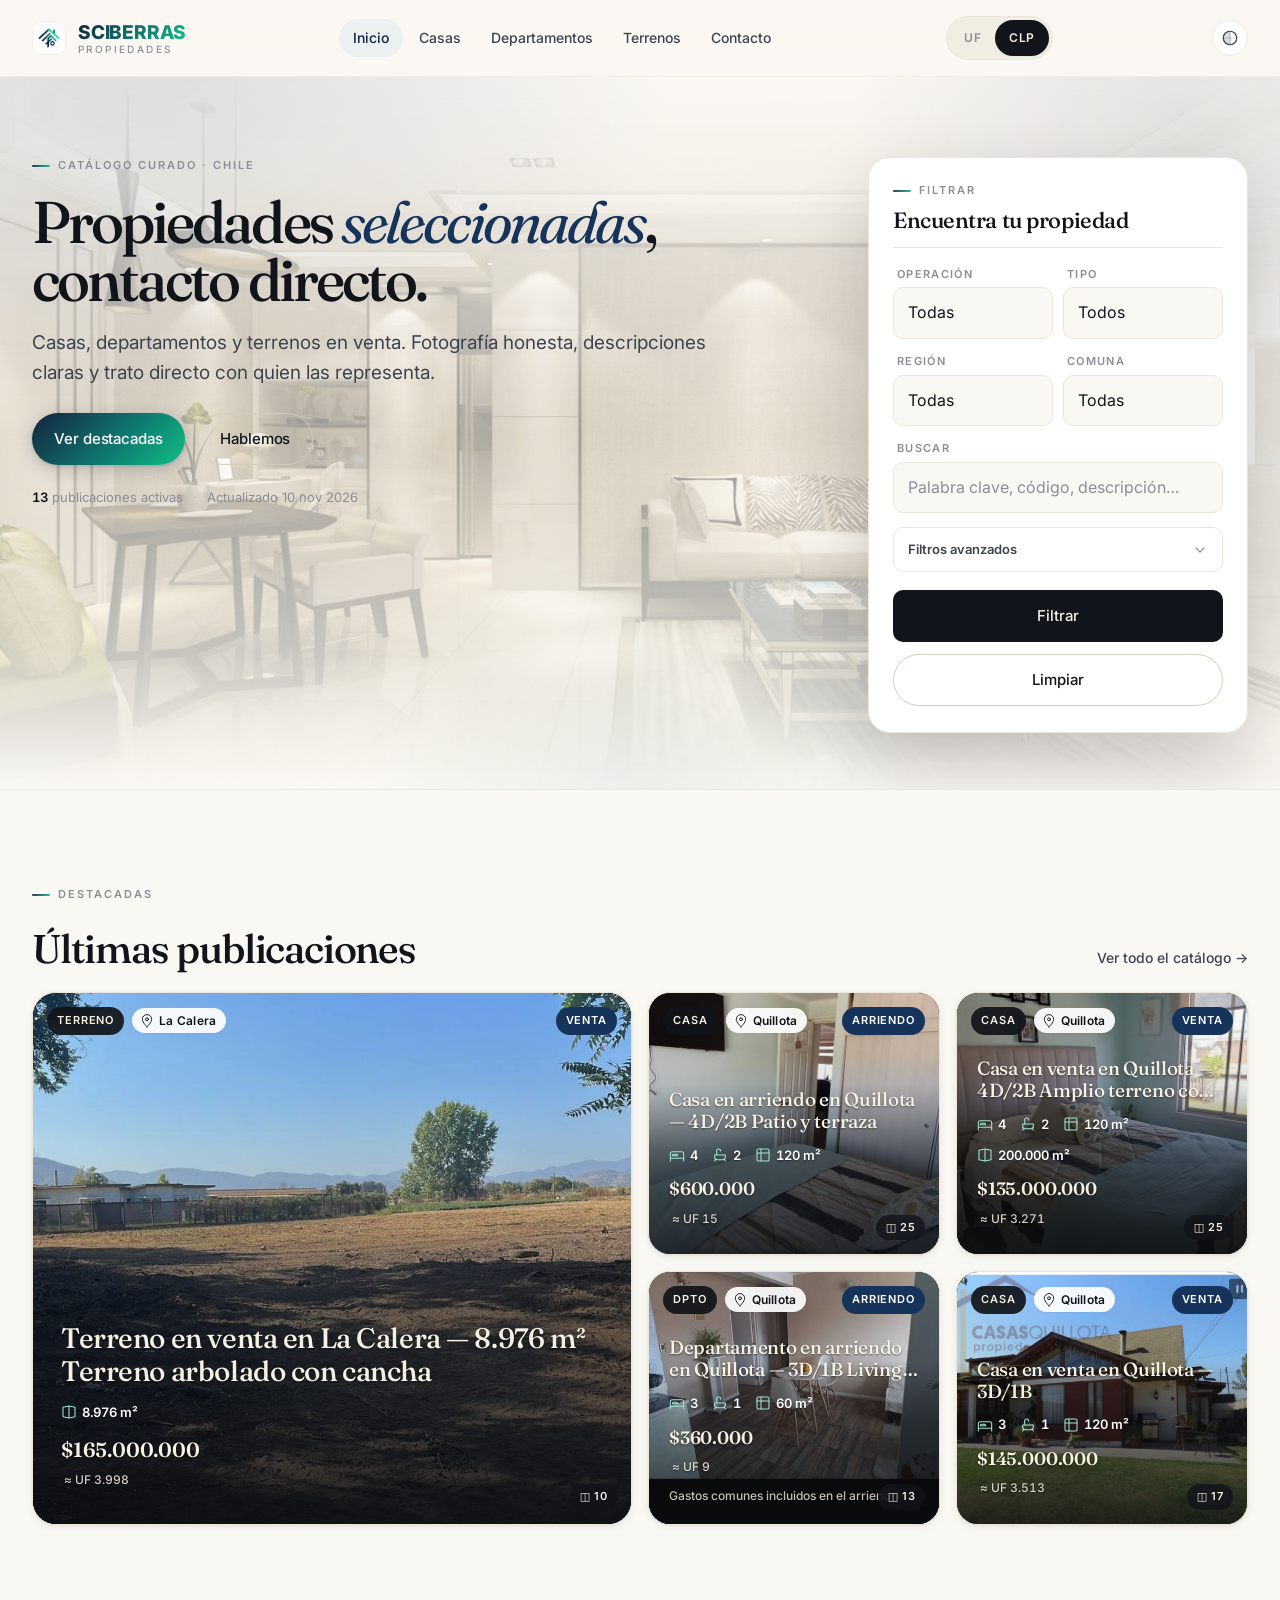
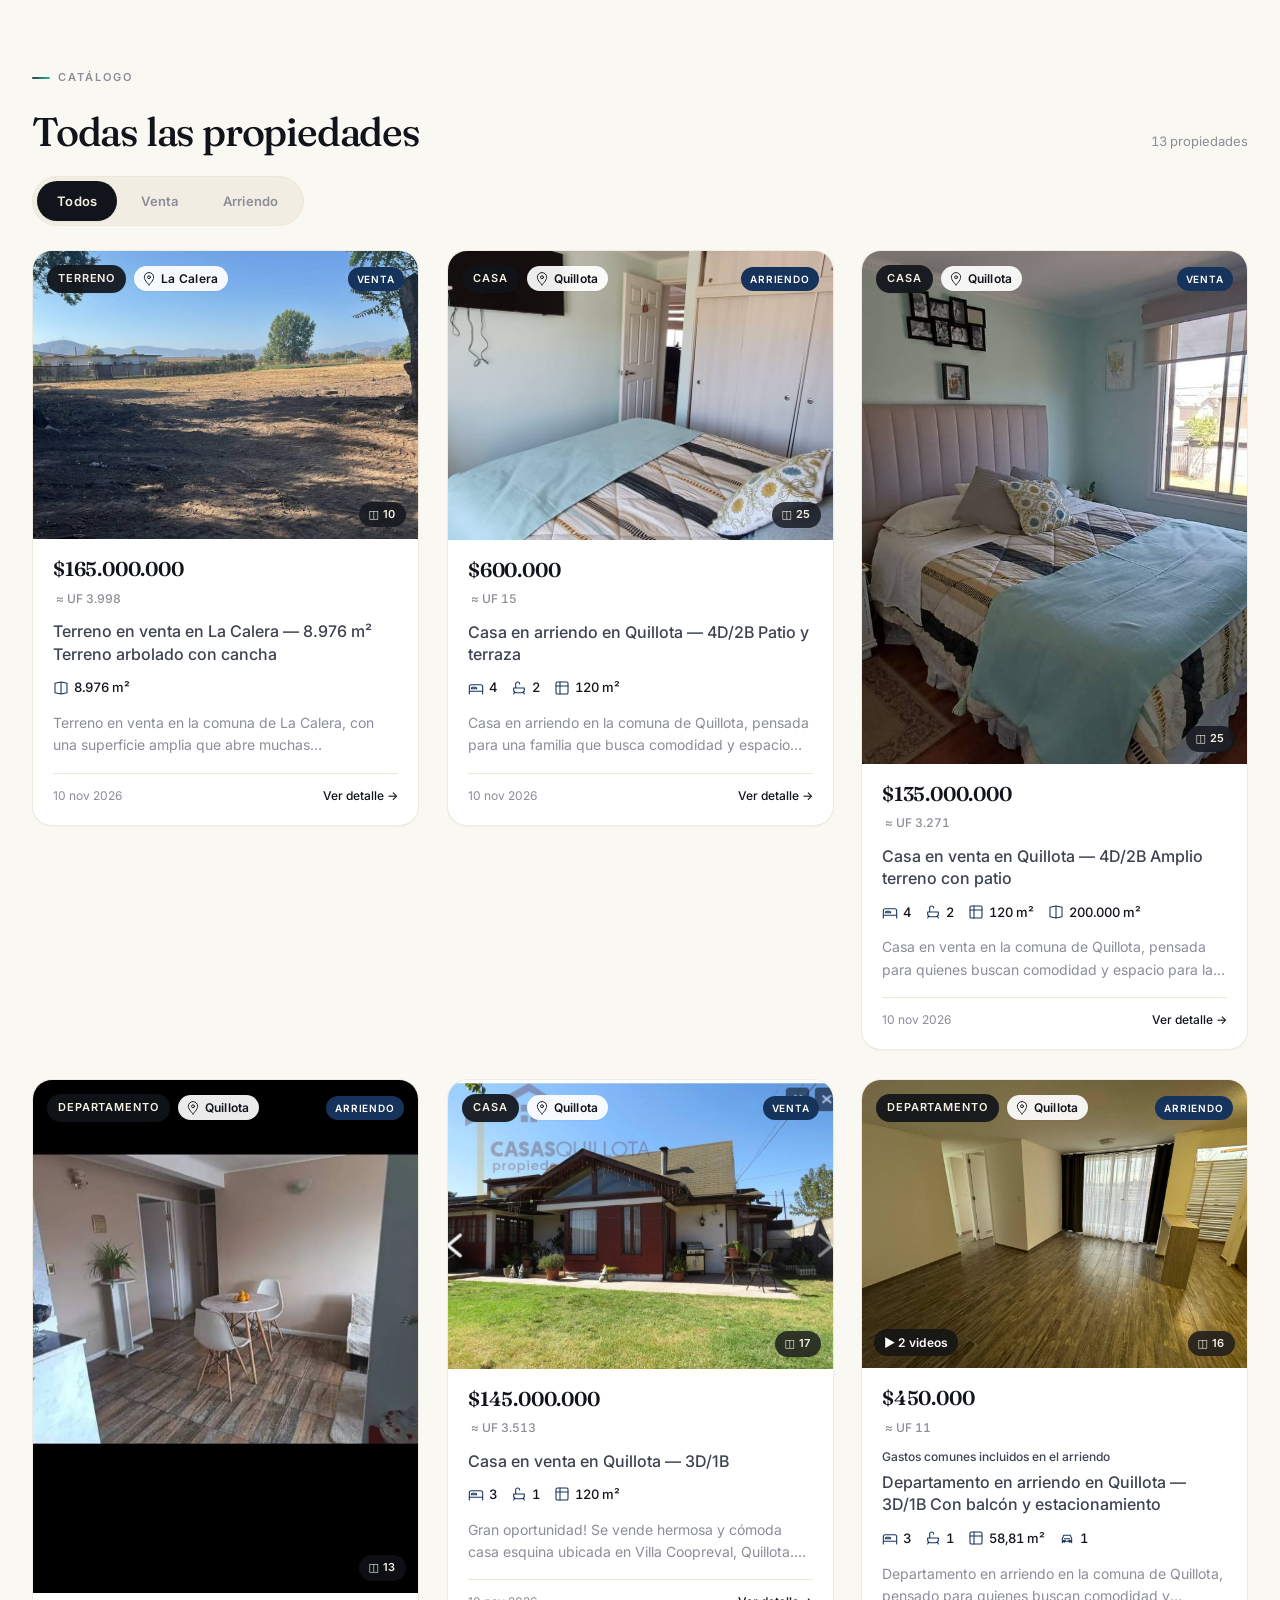
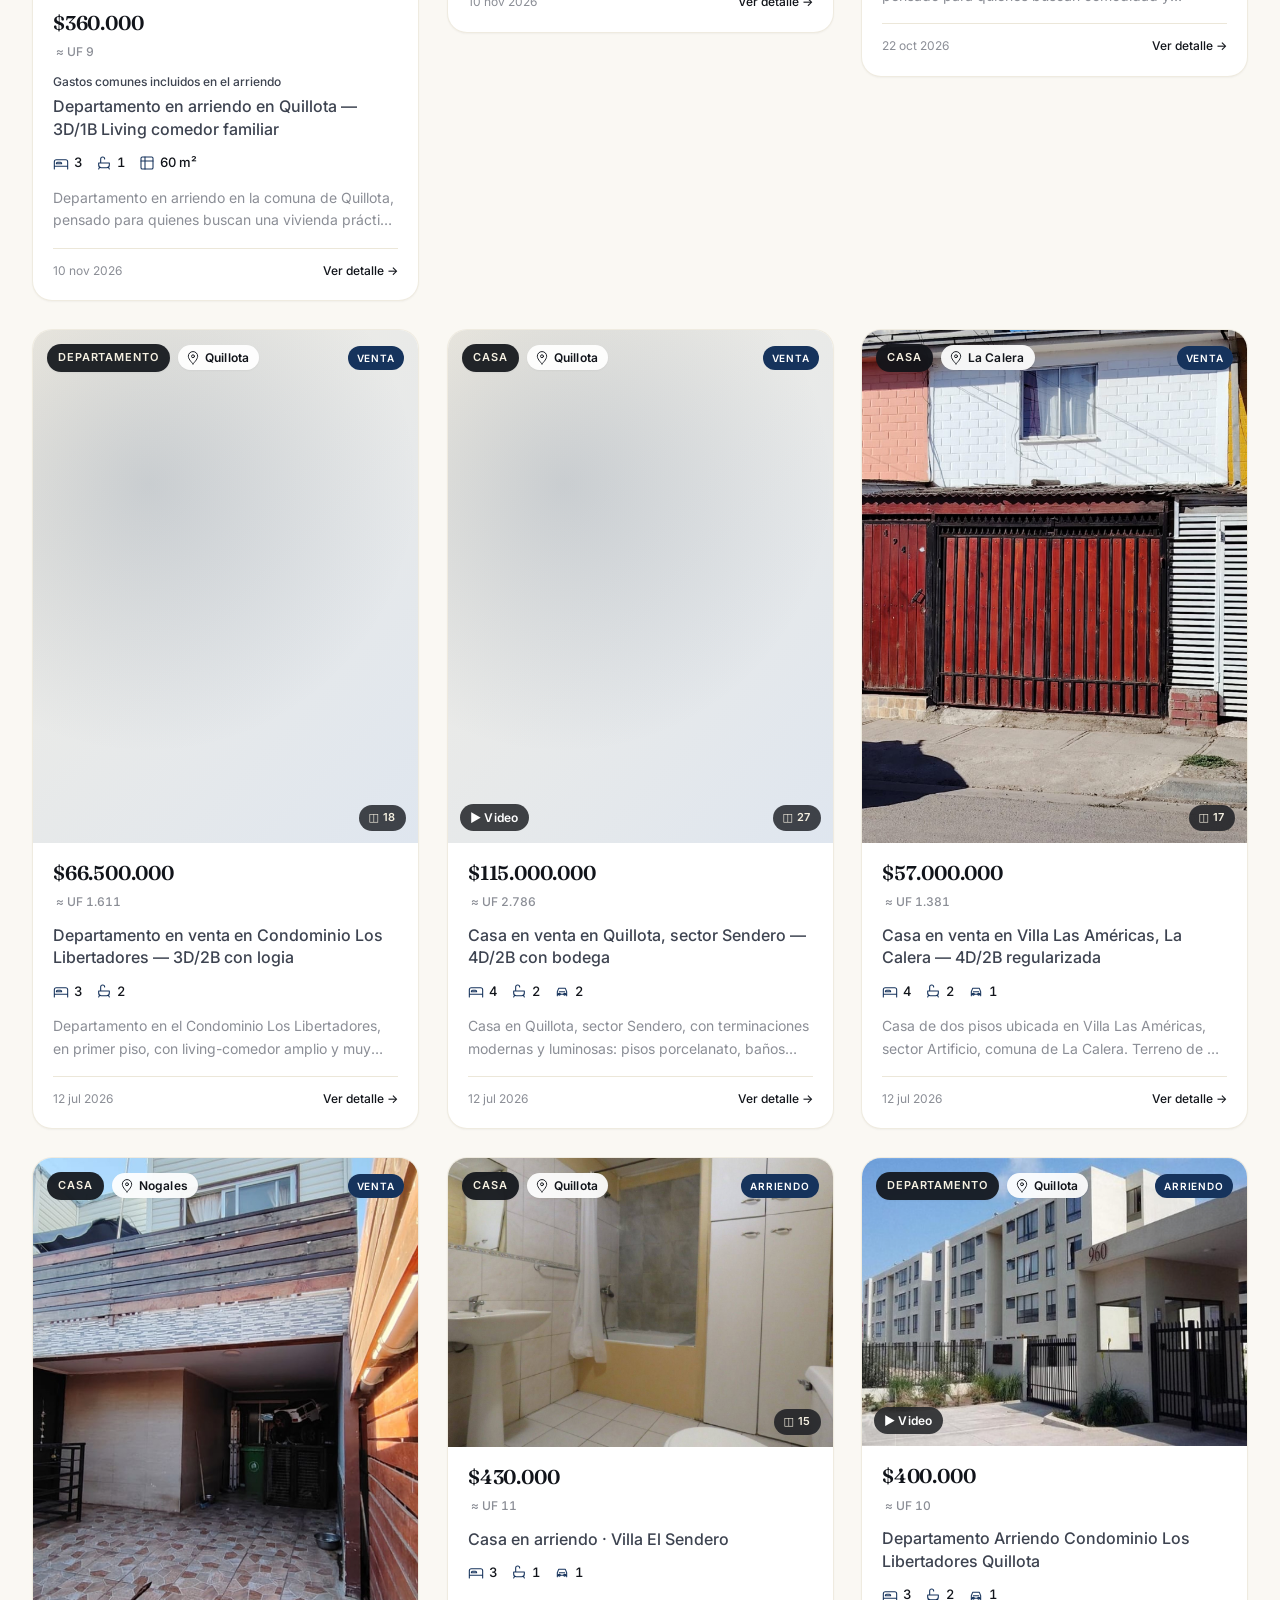
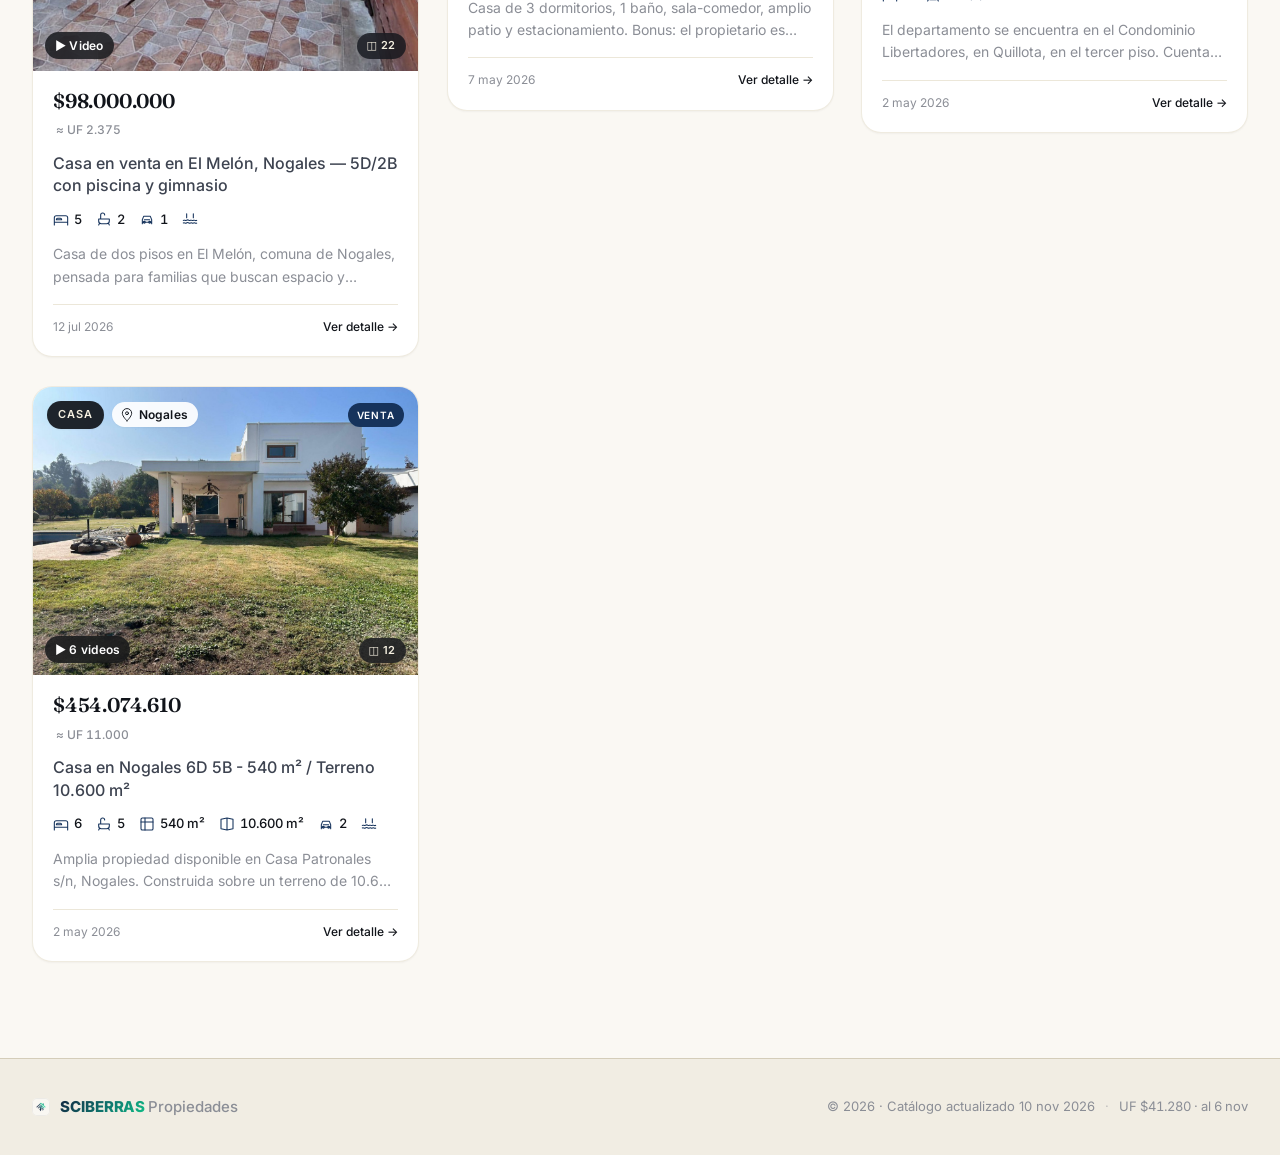
<file: docs/index.html>
<!DOCTYPE html>
<html lang="es-CL">
<head>
<meta charset="UTF-8">
<meta name="viewport" content="width=device-width, initial-scale=1.0, viewport-fit=cover">
<title>Sciberras Propiedades — Casas, Departamentos y Terrenos en Chile</title>
<meta name="description" content="Sciberras Propiedades — catálogo curado de casas, departamentos y terrenos en venta y arriendo en Chile. Fotografía honesta, trato directo con la corredora.">
<meta name="keywords" content="propiedades, inmobiliaria, casas, departamentos, terrenos, venta, arriendo, Chile, Quillota, Nogales, Valparaíso, Región Metropolitana, Sciberras, corredora de propiedades">
<meta name="author" content="Sciberras Propiedades">

<!-- Search engine indexing -->
<meta name="robots" content="index, follow, max-image-preview:large, max-snippet:-1">
<meta name="googlebot" content="index, follow">
<meta name="bingbot" content="index, follow">

<!-- Geo (Chile) -->
<meta name="geo.region" content="CL">
<meta name="geo.placename" content="Chile">
<meta name="language" content="Spanish">
<meta http-equiv="content-language" content="es-CL">

<!-- Search-engine ownership verification (rellenar con los códigos de cada
     consola; mientras estén vacíos no afectan la indexación) -->
<!-- <meta name="google-site-verification" content="REEMPLAZAR_CON_CODIGO_GOOGLE"> -->
<!-- <meta name="msvalidate.01" content="REEMPLAZAR_CON_CODIGO_BING"> -->
<!-- <meta name="yandex-verification" content="REEMPLAZAR_CON_CODIGO_YANDEX"> -->

<!-- iOS / Safari -->
<meta name="theme-color" content="#faf8f3" media="(prefers-color-scheme: light)">
<meta name="theme-color" content="#0f1115" media="(prefers-color-scheme: dark)">
<meta name="color-scheme" content="light dark">
<meta name="mobile-web-app-capable" content="yes">
<meta name="apple-mobile-web-app-status-bar-style" content="default">
<meta name="apple-mobile-web-app-title" content="Sciberras">
<meta name="format-detection" content="telephone=no">
<link rel="icon" href="favicon.ico" sizes="any">
<link rel="icon" type="image/png" sizes="32x32" href="favicon-32.png?v=27">
<link rel="icon" type="image/png" sizes="192x192" href="favicon-192.png?v=27">
<link rel="apple-touch-icon" href="apple-touch-icon.png?v=27">
<link rel="canonical" href="https://sciberraspropiedades.cl/">
<link rel="alternate" hreflang="es-cl" href="https://sciberraspropiedades.cl/">
<link rel="alternate" hreflang="x-default" href="https://sciberraspropiedades.cl/">

<!-- Open Graph / Twitter -->
<meta property="og:type" content="website">
<meta property="og:site_name" content="Sciberras Propiedades">
<meta property="og:title" content="Sciberras Propiedades — Casas, Departamentos y Terrenos">
<meta property="og:description" content="Catálogo curado de propiedades en venta. Fotografía honesta, trato directo.">
<meta property="og:url" content="https://sciberraspropiedades.cl/">
<meta property="og:image" content="https://sciberraspropiedades.cl/apple-touch-icon.png">
<meta property="og:locale" content="es_CL">
<meta name="twitter:card" content="summary_large_image">
<meta name="twitter:title" content="Sciberras Propiedades">
<meta name="twitter:description" content="Catálogo curado de propiedades en venta.">
<meta name="twitter:image" content="https://sciberraspropiedades.cl/apple-touch-icon.png">

<script>
  // FOUC-safe: aplica el tema desde localStorage antes del primer paint
  (function () {
    try {
      var t = localStorage.getItem('sciberras:theme') || 'auto';
      var dark = t === 'dark' || (t === 'auto' && window.matchMedia('(prefers-color-scheme: dark)').matches);
      document.documentElement.setAttribute('data-theme', dark ? 'dark' : 'light');
      document.documentElement.setAttribute('data-theme-mode', t);
    } catch (e) { /* ignore */ }
  })();
</script>
<link rel="preconnect" href="https://fonts.googleapis.com">
<link rel="preconnect" href="https://fonts.gstatic.com" crossorigin>
<link href="https://fonts.googleapis.com/css2?family=Fraunces:ital,opsz,wght@0,9..144,400;0,9..144,500;0,9..144,600;0,9..144,700;1,9..144,400;1,9..144,500&family=Inter:wght@400;500;600;700&display=swap" rel="stylesheet">
<link rel="stylesheet" href="css/styles.css?v=6c2460b998">

<!-- JSON-LD: RealEstateAgent / LocalBusiness (per-listing schema injected by app.js) -->
<script type="application/ld+json">
{
  "@context": "https://schema.org",
  "@type": ["RealEstateAgent", "LocalBusiness"],
  "@id": "https://sciberraspropiedades.cl/#org",
  "name": "Sciberras Propiedades",
  "alternateName": "Sciberras",
  "description": "Catálogo curado de casas, departamentos y terrenos en venta y arriendo en Chile.",
  "url": "https://sciberraspropiedades.cl/",
  "image": "https://sciberraspropiedades.cl/apple-touch-icon.png",
  "logo": "https://sciberraspropiedades.cl/apple-touch-icon.png",
  "areaServed": [
    {"@type": "Country", "name": "Chile"},
    {"@type": "AdministrativeArea", "name": "Región de Valparaíso"},
    {"@type": "AdministrativeArea", "name": "Región Metropolitana"}
  ],
  "address": {
    "@type": "PostalAddress",
    "addressCountry": "CL"
  },
  "founder": {"@type": "Person", "name": "Grace Sciberras"},
  "contactPoint": [{
    "@type": "ContactPoint",
    "contactType": "sales",
    "email": "gsciberras28@gmail.com",
    "telephone": "+56954901879",
    "availableLanguage": ["es"]
  }],
  "sameAs": []
}
</script>
<script type="application/ld+json">
{
  "@context": "https://schema.org",
  "@type": "WebSite",
  "@id": "https://sciberraspropiedades.cl/#website",
  "url": "https://sciberraspropiedades.cl/",
  "name": "Sciberras Propiedades",
  "inLanguage": "es-CL",
  "publisher": {"@id": "https://sciberraspropiedades.cl/#org"}
}
</script>
</head>
<body>

<a href="#catalog" class="skip-link">Saltar al catálogo</a>

<header class="site-header">
  <div class="container header-inner">
    <a href="#inicio" class="brand" data-route="inicio">
      <img class="brand-mark" src="brand-mark.png?v=29" alt="Sciberras Propiedades" width="34" height="34" decoding="async">
      <span class="brand-name">
        <span class="brand-name-main">Sciberras</span>
        <span class="brand-name-sub">Propiedades</span>
      </span>
    </a>
    <nav class="main-nav" aria-label="Principal">
      <a href="#inicio" data-route="inicio" class="nav-link active">Inicio</a>
      <a href="#casas" data-route="casas" class="nav-link">Casas</a>
      <a href="#departamentos" data-route="departamentos" class="nav-link">Departamentos</a>
      <a href="#terrenos" data-route="terrenos" class="nav-link">Terrenos</a>
      <a href="#contacto" data-route="contacto" class="nav-link">Contacto</a>
    </nav>
    <div class="currency-toggle" id="currencyToggle" role="group" aria-label="Moneda mostrada" title="Cambiar moneda mostrada">
      <button type="button" data-currency="UF" aria-pressed="false">UF</button>
      <button type="button" data-currency="CLP" class="is-active" aria-pressed="true">CLP</button>
    </div>
    <button class="icon-btn theme-toggle" id="themeToggle" type="button" aria-label="Cambiar tema (auto / claro / oscuro)" title="Cambiar tema">
      <svg class="sun" viewBox="0 0 24 24" fill="none" stroke="currentColor" stroke-width="1.6" stroke-linecap="round" stroke-linejoin="round" aria-hidden="true">
        <circle cx="12" cy="12" r="4"/>
        <path d="M12 2v2M12 20v2M4.93 4.93l1.41 1.41M17.66 17.66l1.41 1.41M2 12h2M20 12h2M4.93 19.07l1.41-1.41M17.66 6.34l1.41-1.41"/>
      </svg>
      <svg class="moon" viewBox="0 0 24 24" fill="none" stroke="currentColor" stroke-width="1.6" stroke-linecap="round" stroke-linejoin="round" aria-hidden="true">
        <path d="M21 12.79A9 9 0 1 1 11.21 3 7 7 0 0 0 21 12.79z"/>
      </svg>
      <svg class="auto" viewBox="0 0 24 24" fill="none" stroke="currentColor" stroke-width="1.6" stroke-linecap="round" stroke-linejoin="round" aria-hidden="true">
        <circle cx="12" cy="12" r="9"/>
        <path d="M12 3v18M3 12h18" opacity=".25"/>
        <path d="M12 3a9 9 0 0 0 0 18z" fill="currentColor" opacity=".18"/>
      </svg>
    </button>
    <button class="nav-toggle" aria-label="Abrir menú" aria-expanded="false">
      <span></span><span></span><span></span>
    </button>
  </div>
</header>

<main>
  <div class="prop-not-found" id="propNotFound" role="alert" hidden>
    <div class="container prop-not-found-inner">
      <p>Esa propiedad no está disponible o ya no existe.</p>
      <a href="#catalog" class="prop-not-found-link">Ver el catálogo →</a>
    </div>
  </div>

  <section class="hero" id="inicio-hero">
    <div class="container hero-inner">
      <div class="hero-text">
        <span class="eyebrow fade-in">Catálogo curado · Chile</span>
        <h1 class="hero-title fade-in">
          Propiedades <em>seleccionadas</em>,
          contacto directo.
        </h1>
        <p class="hero-sub fade-in">Casas, departamentos y terrenos en venta. Fotografía honesta, descripciones claras y trato directo con quien las representa.</p>
        <div class="hero-actions fade-in">
          <a href="#destacadas" class="btn btn-primary">Ver destacadas</a>
          <a href="#contacto" class="btn btn-ghost">Hablemos</a>
        </div>
        <div class="hero-meta fade-in">
          <span class="hero-meta-item"><strong id="heroCount">—</strong> publicaciones activas</span>
          <span class="hero-meta-dot" aria-hidden="true">·</span>
          <span class="hero-meta-item">Actualizado <time id="heroUpdated">—</time></span>
        </div>
      </div>

      <aside class="hero-aside" id="searchBand" aria-label="Buscar propiedades">
        <form class="search-bar search-bar-vertical fade-in" id="searchForm" role="search" autocomplete="off" aria-label="Buscar y filtrar propiedades">
          <header class="search-head">
            <span class="eyebrow">Filtrar</span>
            <h2 class="search-title">Encuentra tu propiedad</h2>
          </header>

          <div class="search-row">
            <div class="search-field">
              <label for="filterOperation">Operación</label>
              <select id="filterOperation">
                <option value="">Todas</option>
                <option value="venta">Venta</option>
                <option value="arriendo">Arriendo</option>
              </select>
            </div>
            <div class="search-field">
              <label for="filterType">Tipo</label>
              <select id="filterType">
                <option value="">Todos</option>
                <option value="casa">Casa</option>
                <option value="departamento">Departamento</option>
                <option value="terreno">Terreno / Parcela</option>
              </select>
            </div>
          </div>

          <div class="search-row">
            <div class="search-field">
              <label for="filterRegion">Región</label>
              <select id="filterRegion">
                <option value="">Todas</option>
                <option value="metropolitana">Metropolitana</option>
                <option value="valparaiso">Valparaíso</option>
              </select>
            </div>
            <div class="search-field">
              <label for="filterCommune">Comuna</label>
              <select id="filterCommune">
                <option value="">Todas</option>
              </select>
            </div>
          </div>

          <div class="search-field">
            <label for="q">Buscar</label>
            <input type="search" id="q" placeholder="Palabra clave, código, descripción…">
          </div>

          <details class="search-advanced" id="searchAdvanced">
            <summary class="search-advanced-toggle">
              <span class="search-advanced-toggle-text">Filtros avanzados</span>
              <span class="search-advanced-badge" id="searchAdvancedBadge" hidden>0</span>
              <svg class="search-advanced-chevron" viewBox="0 0 24 24" fill="none" stroke="currentColor" stroke-width="1.8" stroke-linecap="round" stroke-linejoin="round" aria-hidden="true">
                <path d="M6 9l6 6 6-6"/>
              </svg>
            </summary>

            <div class="search-advanced-body">
              <div class="search-field search-field-status">
                <label for="filterStatus">Estado</label>
                <select id="filterStatus">
                  <option value="">Todas</option>
                  <option value="disponible">Disponibles</option>
                  <option value="reservada">Reservadas</option>
                  <option value="cerrada">Vendidas / Arrendadas</option>
                </select>
              </div>

              <div class="search-row">
                <div class="search-field">
                  <label for="filterBedrooms">Dorm.</label>
                  <select id="filterBedrooms">
                    <option value="">Cualquiera</option>
                    <option value="1">1 ó más</option>
                    <option value="2">2 ó más</option>
                    <option value="3">3 ó más</option>
                    <option value="4">4 ó más</option>
                    <option value="5">5 ó más</option>
                  </select>
                </div>
                <div class="search-field">
                  <label for="filterBathrooms">Baños</label>
                  <select id="filterBathrooms">
                    <option value="">Cualquiera</option>
                    <option value="1">1 ó más</option>
                    <option value="2">2 ó más</option>
                    <option value="3">3 ó más</option>
                    <option value="4">4 ó más</option>
                    <option value="5">5 ó más</option>
                  </select>
                </div>
              </div>

              <div class="search-row">
                <div class="search-field">
                  <label for="filterPriceMin">Precio mín.</label>
                  <input type="number" id="filterPriceMin" min="0" step="100" placeholder="—">
                </div>
                <div class="search-field">
                  <label for="filterPriceMax">Precio máx.</label>
                  <input type="number" id="filterPriceMax" min="0" step="100" placeholder="Sin límite">
                </div>
              </div>

              <fieldset class="search-amenities">
                <legend>Características</legend>
                <label><input type="checkbox" id="filterPool"> Piscina</label>
                <label><input type="checkbox" id="filterParking"> Estacionamiento</label>
                <label><input type="checkbox" id="filterFurnished"> Amoblado</label>
              </fieldset>
            </div>
          </details>

          <div class="search-actions">
            <button type="submit" class="btn btn-dark">Filtrar</button>
            <button type="button" class="btn btn-ghost" id="filterReset">Limpiar</button>
          </div>
        </form>
      </aside>
    </div>
  </section>

  <section class="featured" id="destacadas">
    <div class="container">
      <header class="section-head fade-in">
        <span class="eyebrow">Destacadas</span>
        <h2 class="section-title">Últimas publicaciones</h2>
        <a href="#casas" class="section-link" data-route="casas">Ver todo el catálogo →</a>
      </header>
      <div class="bento" id="featuredGrid" aria-busy="true">
        <div class="bento-card bento-card--feature is-skeleton" aria-hidden="true"></div>
        <div class="bento-card is-skeleton" aria-hidden="true"></div>
        <div class="bento-card is-skeleton" aria-hidden="true"></div>
        <div class="bento-card is-skeleton" aria-hidden="true"></div>
      </div>
      <div class="empty empty-featured" id="featuredEmpty" hidden>
        <p><em>Pronto.</em> Las próximas publicaciones aparecerán aquí.</p>
      </div>
    </div>
  </section>

  <section class="catalog" id="catalog">
    <div class="container">
      <header class="section-head section-head-catalog fade-in">
        <span class="eyebrow">Catálogo</span>
        <h2 class="section-title" id="catalogTitle">Todas las propiedades</h2>
        <span class="catalog-count" id="catalogCount" aria-live="polite"></span>
      </header>

      <div class="operation-toggle" id="operationToggle" role="group" aria-label="Filtrar por operación">
        <button type="button" data-op="" class="is-active" aria-pressed="true">Todos</button>
        <button type="button" data-op="venta" aria-pressed="false">Venta</button>
        <button type="button" data-op="arriendo" aria-pressed="false">Arriendo</button>
      </div>

      <div class="grid" id="grid" aria-busy="true">
        <div class="card is-skeleton" aria-hidden="true"></div>
        <div class="card is-skeleton" aria-hidden="true"></div>
        <div class="card is-skeleton" aria-hidden="true"></div>
      </div>

      <div class="empty" id="empty" hidden>
        <p>Sin coincidencias. Prueba con otra palabra o ajusta los filtros.</p>
      </div>
    </div>
  </section>

  <section class="contact" id="contacto-section" hidden>
    <div class="container">
      <span class="eyebrow">Contacto</span>
      <h2 class="section-title">Hablemos sobre la propiedad ideal.</h2>
      <p class="section-lead">¿Te interesa una propiedad o quieres publicar la tuya? Escríbenos.</p>
      <ul class="contact-list">
        <li><span class="contact-label">Nombre</span><span class="contact-value">Grace Sciberras</span></li>
        <li><span class="contact-label">Email</span><a href="mailto:gsciberras28@gmail.com">gsciberras28@gmail.com</a></li>
        <li><span class="contact-label">WhatsApp</span><a href="https://wa.me/56954901879" target="_blank" rel="noopener">+56 9 5490 1879</a></li>
      </ul>
    </div>
  </section>
</main>

<dialog id="detail" class="detail">
  <button class="detail-close" aria-label="Cerrar" data-close>×</button>
  <article class="detail-inner">
    <div class="detail-gallery">
      <div class="gallery-stage" id="detailStage"></div>
      <button type="button" class="gallery-nav gallery-prev" aria-label="Anterior" hidden>‹</button>
      <button type="button" class="gallery-nav gallery-next" aria-label="Siguiente" hidden>›</button>
      <span class="gallery-counter" aria-live="polite" hidden></span>
      <div class="gallery-thumbs" hidden></div>
    </div>
    <div class="detail-body">
      <span class="badge" id="detailBadge"></span>
      <span class="status-badge" id="detailStatus" hidden></span>
      <h2 id="detailTitle"></h2>
      <div class="detail-price" id="detailPrice"></div>
      <p class="detail-expenses" id="detailExpenses" hidden></p>
      <p class="detail-description" id="detailDescription"></p>
      <p class="detail-meta" id="detailMeta"></p>
      <div class="detail-actions">
        <a id="detailWhatsapp" class="wa-button" href="#" target="_blank" rel="noopener">
          <svg class="wa-icon" viewBox="0 0 24 24" aria-hidden="true">
            <path d="M17.472 14.382c-.297-.149-1.758-.867-2.03-.967-.273-.099-.471-.148-.67.15-.197.297-.767.966-.94 1.164-.173.199-.347.223-.644.075-.297-.15-1.255-.463-2.39-1.475-.883-.788-1.48-1.761-1.653-2.059-.173-.297-.018-.458.13-.606.134-.133.298-.347.446-.52.149-.174.198-.298.297-.497.099-.198.05-.371-.025-.52-.075-.149-.669-1.612-.916-2.207-.242-.579-.487-.5-.669-.51-.173-.008-.371-.01-.57-.01-.198 0-.52.074-.792.372-.272.297-1.04 1.016-1.04 2.479 0 1.462 1.065 2.875 1.213 3.074.149.198 2.096 3.2 5.077 4.487.709.306 1.262.489 1.694.625.712.227 1.36.195 1.871.118.571-.085 1.758-.719 2.006-1.413.248-.694.248-1.289.173-1.413-.074-.124-.272-.198-.57-.347m-5.421 7.403h-.004a9.87 9.87 0 0 1-5.031-1.378l-.361-.214-3.741.982.998-3.648-.235-.374a9.86 9.86 0 0 1-1.51-5.26c.001-5.45 4.436-9.884 9.888-9.884 2.64 0 5.122 1.03 6.988 2.898a9.825 9.825 0 0 1 2.893 6.994c-.003 5.45-4.437 9.884-9.885 9.884m8.413-18.297A11.815 11.815 0 0 0 12.05 0C5.495 0 .16 5.335.157 11.892c0 2.096.547 4.142 1.588 5.945L.057 24l6.305-1.654a11.882 11.882 0 0 0 5.683 1.448h.005c6.554 0 11.89-5.335 11.893-11.893a11.821 11.821 0 0 0-3.48-8.413"/>
          </svg>
          <span>Contactar por WhatsApp</span>
        </a>
        <button id="detailShare" type="button" class="share-button" aria-label="Compartir esta propiedad">
          <svg viewBox="0 0 24 24" aria-hidden="true" width="16" height="16">
            <path fill="none" stroke="currentColor" stroke-width="1.8" stroke-linecap="round" stroke-linejoin="round" d="M4 12v7a1 1 0 0 0 1 1h14a1 1 0 0 0 1-1v-7M16 6l-4-4-4 4M12 2v14"/>
          </svg>
          <span id="detailShareLabel">Compartir</span>
        </button>
      </div>
    </div>
  </article>
</dialog>

<footer class="site-footer">
  <div class="container footer-inner">
    <div class="footer-brand-block">
      <img class="brand-mark small" src="brand-mark.png?v=29" alt="Sciberras Propiedades" width="22" height="22" decoding="async">
      <span class="footer-brand">
        <span class="footer-brand-main">Sciberras</span> <span class="footer-brand-sub">Propiedades</span>
      </span>
    </div>
    <p class="footer-meta">
      © <span id="footerYear"></span> · Catálogo actualizado <time id="footerUpdated"></time>
      <span class="footer-meta-sep" aria-hidden="true">·</span>
      <span class="footer-uf" id="footerUf" hidden>UF <span id="footerUfValue">—</span> · al <time id="footerUfDate"></time></span>
    </p>
  </div>
</footer>

<script src="js/rules.js?v=b87f964bcf"></script>
<script src="js/app.js?v=e69a5af35d"></script>
</body>
</html>
</file>
<file: docs/css/styles.css>
/* ─── Tokens ─────────────────────────────────────────────────────────── */
:root {
  --closed-stripe: #c81e1eb3;    /* franja roja de vendida/arrendada, 70% opaca (pedido de Elias) */
  --closed-stripe-shadow: #00000099; /* sombra del texto de la franja: legible sobre fotos claras */
  /* Surfaces — warm editorial palette */
  --bg:           #faf8f3;       /* warm off-white */
  --bg-elev:      #ffffff;
  --surface-alt:  #f1ede3;       /* cream */
  --surface-deep: #14171c;       /* dark accent surface */

  /* Borders */
  --border:       #ece7d9;
  --border-strong:#d4cdb9;

  /* Text */
  --ink:          #11141a;
  --ink-soft:     #3d4350;
  --ink-mute:     #8b8e96;
  --on-dark:      #f5f0e1;
  --on-dark-soft: #c4c1b6;
  --ink-on:       #f5f0e1;

  /* Brand base (sobrescrito abajo por el bloque "Palette refresh" con los
     tonos navy→teal→esmeralda del logo; se deja aquí solo como fallback) */
  --primary:      #14233f;
  --primary-600:  #1d3358;
  --primary-500:  #2b6f66;
  --primary-50:   #eaf1f0;

  /* Brand accent — navy del logo (reemplaza la terracota) */
  --accent:        #16335c;      /* navy del logo · texto/íconos/acentos */
  --accent-strong: #16335c;      /* navy de relleno (tags/badges con texto blanco) */
  --accent-soft:   #e6edf5;      /* tinte navy muy claro para chips */

  /* Header surface (theme-aware) */
  --header-bg:    rgba(250, 248, 243, 0.82);
  --header-border:rgba(236, 231, 217, 0.7);

  /* Hero gradient stops — navy + teal del logo (antes azul royal genérico) */
  --hero-stop-a:  rgba(20, 35, 63, 0.12);
  --hero-stop-b:  rgba(15, 118, 110, 0.07);

  /* Skeleton */
  --skeleton-base: #ece7d9;
  --skeleton-shine: rgba(255, 255, 255, 0.55);

  /* Effects */
  --shadow-xs:    0 1px 2px rgba(15,17,21,0.04);
  --shadow-sm:    0 2px 6px rgba(15,17,21,0.05), 0 1px 2px rgba(15,17,21,0.04);
  --shadow-md:    0 12px 32px rgba(15,17,21,0.09);
  --shadow-lg:    0 30px 80px rgba(15,17,21,0.18);

  /* Shape */
  --radius:       18px;
  --radius-lg:    28px;
  --radius-sm:    10px;
  --radius-pill:  999px;

  /* Layout */
  --container:    1280px;

  /* Typography */
  --font:         'Inter', system-ui, -apple-system, 'Segoe UI', sans-serif;
  --font-display: 'Fraunces', 'Times New Roman', Georgia, serif;

  color-scheme: light dark;
}

/* Dark mode — warm editorial inverted. Activated by data-theme="dark" set
   by the FOUC-safe inline script in <head> based on user toggle (auto/light/dark). */
:root[data-theme="dark"] {
  --bg:            #0f1115;
  --bg-elev:       #161922;
  --surface-alt:   #1c1f29;
  --surface-deep:  #0a0c10;

  --border:        #262a36;
  --border-strong: #3a3f4f;

  --ink:           #f5f0e1;
  --ink-soft:      #c4c1b6;
  --ink-mute:      #8b8e96;
  --on-dark:       #f5f0e1;
  --on-dark-soft:  #c4c1b6;
  --ink-on:        #0f1115;

  --accent:        #2dd4bf;      /* teal claro del logo, legible sobre superficies oscuras */
  --accent-strong: #274d7d;      /* navy de relleno con texto blanco en dark */
  --accent-soft:   #16273f;

  --header-bg:     rgba(15, 17, 21, 0.78);
  --header-border: rgba(38, 42, 54, 0.7);

  --hero-stop-a:   rgba(43, 143, 128, 0.18);
  --hero-stop-b:   rgba(16, 192, 136, 0.10);

  --skeleton-base: #1c1f29;
  --skeleton-shine: rgba(255, 255, 255, 0.06);

  --shadow-xs:     0 1px 2px rgba(0,0,0,0.35);
  --shadow-sm:     0 2px 6px rgba(0,0,0,0.4), 0 1px 2px rgba(0,0,0,0.3);
  --shadow-md:     0 12px 32px rgba(0,0,0,0.5);
  --shadow-lg:     0 30px 80px rgba(0,0,0,0.6);

  color-scheme: dark;
}
:root[data-theme="light"] { color-scheme: light; }

/* ─── Reset ──────────────────────────────────────────────────────────── */
*, *::before, *::after { box-sizing: border-box; }
html { -webkit-text-size-adjust: 100%; text-size-adjust: 100%; scroll-behavior: smooth; }
html, body { margin: 0; padding: 0; }
/* `overflow-x: clip` (vs `hidden`) on body avoids making html the scroll
   container, which broke trackpad/inertia scrolling in Firefox. */
body { overflow-x: clip; }
body {
  font-family: var(--font);
  background: var(--bg);
  color: var(--ink);
  line-height: 1.6;
  font-size: 16px;
  -webkit-font-smoothing: antialiased;
  -moz-osx-font-smoothing: grayscale;
  -webkit-tap-highlight-color: rgba(17, 20, 26, 0.08);
  min-height: 100vh;
  min-height: 100dvh;
  overscroll-behavior-y: none;
  word-wrap: break-word;
  overflow-wrap: break-word;
}
a { color: var(--ink); text-decoration: none; }
a:hover { text-decoration: underline; text-underline-offset: 4px; text-decoration-thickness: 1px; }
img { display: block; max-width: 100%; }
button {
  font-family: inherit; cursor: pointer;
  -webkit-appearance: none; appearance: none;
  -webkit-tap-highlight-color: transparent;
}
h1, h2, h3 { letter-spacing: -0.02em; margin: 0; }

.container {
  max-width: var(--container);
  margin: 0 auto;
  padding-left:  max(20px, env(safe-area-inset-left));
  padding-right: max(20px, env(safe-area-inset-right));
}
@media (min-width: 720px) {
  .container { padding-left: 32px; padding-right: 32px; }
}

/* ─── Eyebrow / Section heads ────────────────────────────────────────── */
.eyebrow {
  display: inline-flex;
  align-items: center;
  gap: 8px;
  font-size: 11px;
  font-weight: 600;
  letter-spacing: 0.18em;
  text-transform: uppercase;
  color: var(--ink-mute);
}
.eyebrow::before {
  content: "";
  display: inline-block;
  width: 18px;
  height: 2px;
  border-radius: 2px;
  /* marcador con el degradado del logo (navy → teal → esmeralda) */
  background: var(--brand-gradient, currentColor);
  opacity: 0.9;
}

.section-head {
  display: flex;
  align-items: baseline;
  gap: 16px;
  flex-wrap: wrap;
  margin: 0 0 32px;
}
.section-head .eyebrow { flex-basis: 100%; margin-bottom: 8px; }
.section-title {
  font-family: var(--font-display);
  font-weight: 500;
  font-size: clamp(28px, 4vw, 40px);
  line-height: 1.05;
  letter-spacing: -0.025em;
  color: var(--ink);
  flex: 1 1 auto;
}
.section-link {
  font-size: 14px;
  font-weight: 500;
  color: var(--ink-soft);
  white-space: nowrap;
}
.section-link:hover { color: var(--ink); text-decoration: none; }
.section-lead {
  font-size: 17px;
  color: var(--ink-soft);
  margin: 16px 0 0;
  max-width: 56ch;
}

/* ─── Header / Nav ───────────────────────────────────────────────────── */
.site-header {
  position: sticky; top: 0; z-index: 50;
  background: var(--header-bg);
  -webkit-backdrop-filter: saturate(160%) blur(14px);
          backdrop-filter: saturate(160%) blur(14px);
  border-bottom: 1px solid var(--header-border);
  padding-top: env(safe-area-inset-top);
  -webkit-transform: translateZ(0);
}
.header-inner {
  display: flex; align-items: center; justify-content: space-between;
  height: 68px;
}
@media (min-width: 720px) { .header-inner { height: 76px; } }
.brand {
  display: inline-flex; align-items: center; gap: 12px;
  color: var(--ink); text-decoration: none; font-weight: 600;
}
.brand:hover { text-decoration: none; }
.brand-mark {
  width: 34px; height: 34px; border-radius: 9px;
  object-fit: contain; display: block;
  padding: 3px;
  background: rgba(255, 255, 255, 0.55);
  -webkit-backdrop-filter: blur(4px);
          backdrop-filter: blur(4px);
  box-shadow: inset 0 0 0 1px rgba(0,0,0,0.05);
}
.brand-mark.small { width: 18px; height: 18px; border-radius: 5px; display: inline-block; vertical-align: middle; }
.brand-name {
  display: flex;
  flex-direction: column;
  line-height: 1;
}
.brand-name-main {
  font-family: var(--font);
  font-weight: 800;
  font-size: 19px;
  letter-spacing: -0.01em;
  text-transform: uppercase;
  background: var(--brand-gradient, linear-gradient(135deg, #14233f 0%, #0f766e 55%, #10c088 100%));
  -webkit-background-clip: text;
          background-clip: text;
  -webkit-text-fill-color: transparent;
  color: transparent;
}
.brand-name-sub {
  font-family: var(--font);
  font-weight: 500;
  font-size: 10px;
  letter-spacing: 0.24em;
  text-transform: uppercase;
  color: var(--ink-mute);
  margin-top: 2px;
}

.main-nav { display: flex; gap: 2px; }
.nav-link {
  display: inline-flex; align-items: center;
  padding: 8px 14px;
  border-radius: var(--radius-pill);
  font-size: 14px; font-weight: 500;
  color: var(--ink-soft);
  transition: background 0.18s, color 0.18s;
  -webkit-tap-highlight-color: transparent;
  min-height: 36px;
}
.nav-link:hover { background: var(--surface-alt); color: var(--ink); text-decoration: none; }
.nav-link.active { background: var(--ink); color: var(--ink-on); }
.nav-link:active { background: var(--ink); color: var(--ink-on); }

.nav-toggle {
  display: none; flex-direction: column; gap: 4px;
  width: 44px; height: 44px;
  border: 1px solid var(--border-strong); background: transparent; border-radius: 10px;
  align-items: center; justify-content: center;
  -webkit-tap-highlight-color: transparent;
}
.nav-toggle span { display: block; width: 18px; height: 1.5px; background: var(--ink); border-radius: 2px; }

@media (max-width: 820px) {
  .main-nav {
    position: absolute;
    top: calc(68px + env(safe-area-inset-top));
    left: 0; right: 0;
    flex-direction: column; gap: 0;
    background: var(--bg-elev); border-bottom: 1px solid var(--border);
    padding: 8px 16px max(16px, env(safe-area-inset-bottom));
    display: none;
  }
  .main-nav.open { display: flex; }
  .nav-link { padding: 14px 14px; border-radius: 12px; min-height: 44px; font-size: 15px; }
  .nav-toggle { display: flex; }
}

/* ─── Hero (editorial) ───────────────────────────────────────────────── */
.hero {
  position: relative;
  overflow: hidden;
  isolation: isolate;
  padding: clamp(64px, 10vw, 140px) 0 clamp(56px, 8vw, 100px);
  background:
    radial-gradient(900px 600px at 12% -10%, var(--hero-stop-a), transparent 60%),
    radial-gradient(700px 500px at 95% 0%, var(--hero-stop-b), transparent 60%),
    var(--bg);
  border-bottom: 1px solid var(--border);
}
.hero::before {
  content: "";
  position: absolute;
  inset: 0;
  background-image: url('../images/hero-bg.jpg');
  background-size: cover;
  background-position: center 40%;
  background-repeat: no-repeat;
  opacity: 0.42;
  z-index: -1;
  pointer-events: none;
  /* Fade hacia los bordes para que el título y el footer del hero respiren */
  -webkit-mask-image: linear-gradient(180deg,
      rgba(0,0,0,0) 0%,
      rgba(0,0,0,0.55) 22%,
      rgba(0,0,0,0.95) 50%,
      rgba(0,0,0,0.55) 80%,
      rgba(0,0,0,0) 100%);
          mask-image: linear-gradient(180deg,
      rgba(0,0,0,0) 0%,
      rgba(0,0,0,0.55) 22%,
      rgba(0,0,0,0.95) 50%,
      rgba(0,0,0,0.55) 80%,
      rgba(0,0,0,0) 100%);
}
:root[data-theme="dark"] .hero::before {
  opacity: 0.28;
  mix-blend-mode: lighten;
}
.hero::after {
  content: "";
  position: absolute;
  bottom: -1px; left: 0; right: 0; height: 1px;
  background: linear-gradient(90deg, transparent, var(--border-strong), transparent);
  pointer-events: none;
}
.hero-inner { max-width: 920px; }
.hero-text { display: flex; flex-direction: column; min-width: 0; }
.hero-aside { width: 100%; margin-top: 28px; }
.hero-text > .hero-sub { max-width: 60ch; }
.hero .eyebrow { margin-bottom: 24px; }
.hero-title {
  font-family: var(--font-display);
  font-weight: 500;
  font-size: clamp(44px, 8.4vw, 104px);
  line-height: 0.98;
  letter-spacing: -0.045em;
  color: var(--ink);
  margin: 0 0 28px;
  text-wrap: balance;
}
.hero-title em {
  font-style: italic;
  color: var(--accent);
  font-weight: 400;
}
.hero-sub {
  font-size: clamp(16px, 1.6vw, 19px);
  color: var(--ink-soft);
  max-width: 60ch;
  margin: 0 0 36px;
  line-height: 1.6;
}
.hero-actions {
  display: flex; flex-wrap: wrap; gap: 12px;
  margin-bottom: 36px;
}
.hero-meta {
  display: flex; align-items: center; gap: 10px; flex-wrap: wrap;
  font-size: 13px; color: var(--ink-mute);
}
.hero-meta strong { color: var(--ink); font-weight: 600; }
.hero-meta-dot { opacity: 0.5; }

/* Wide-screen rhythm: let the hero use the full container width and
   give the right-hand vertical filter its own column. Mobile/tablet
   (<1024px) keep the editorial clamps above and the aside stacks. */
@media (min-width: 1024px) {
  .hero {
    padding: 80px 0 56px;
  }
  /* Hero shares the catalog/featured container width (1280px cap + 32px
     padding) so the left/right margins line up exactly with the grid
     below, and adds a right-hand column for the vertical filter card. */
  .hero-inner {
    max-width: var(--container);
    display: grid;
    grid-template-columns: minmax(0, 1fr) minmax(320px, 380px);
    gap: clamp(32px, 4vw, 64px);
    align-items: start;
  }
  .hero-aside        { margin-top: 0; align-self: start; }
  .hero .eyebrow     { margin-bottom: 18px; }
  .hero-title        { margin-bottom: 20px; font-size: clamp(44px, 4.6vw, 72px); }
  .hero-sub          { margin-bottom: 24px; }
  .hero-actions      { margin-bottom: 22px; }
  .featured          { padding: 36px 0 36px; }
  .featured .section-head { margin: 0 0 22px; }
}
@media (min-width: 1440px) {
  /* Even wider screens: keep the hero from ballooning vertically. */
  .hero { padding-top: 88px; padding-bottom: 64px; }
  .hero-title { font-size: clamp(52px, 5.4vw, 84px); }
}

/* ─── Buttons ────────────────────────────────────────────────────────── */
.btn {
  display: inline-flex; align-items: center; justify-content: center; gap: 8px;
  font: inherit; font-weight: 500; font-size: 15px;
  border: 1px solid transparent; border-radius: var(--radius-pill);
  padding: 13px 22px;
  min-height: 46px;
  letter-spacing: -0.005em;
  transition: background 0.18s, color 0.18s, transform 0.05s, box-shadow 0.18s, border-color 0.18s;
  white-space: nowrap;
}
.btn:active { transform: translateY(1px); }
.btn:hover { text-decoration: none; }

.btn-primary {
  background: var(--ink); color: var(--ink-on);
  box-shadow: 0 6px 18px rgba(17, 20, 26, 0.18);
}
.btn-primary:hover  { background: var(--ink); color: var(--ink-on); filter: brightness(0.92); }
.btn-primary:active { filter: brightness(0.86); }

.btn-dark { background: var(--ink); color: var(--ink-on); border-radius: var(--radius-sm); }
.btn-dark:hover { background: var(--ink); color: var(--ink-on); filter: brightness(0.92); }

.btn-ghost {
  background: transparent; color: var(--ink);
  border-color: var(--border-strong);
}
.btn-ghost:hover { background: var(--ink); color: var(--ink-on); border-color: var(--ink); }

/* ─── Featured / Bento ───────────────────────────────────────────────── */
.featured { padding: clamp(56px, 8vw, 96px) 0 clamp(36px, 5vw, 56px); }

.bento {
  display: grid;
  grid-template-columns: repeat(4, minmax(0, 1fr));
  grid-auto-rows: minmax(220px, auto);
  gap: 16px;
}
.bento-card {
  position: relative;
  display: flex;
  flex-direction: column;
  justify-content: flex-end;
  background: var(--surface-deep);
  color: #f5f0e1;
  border-radius: var(--radius);
  overflow: hidden;
  text-align: left;
  /* Reserve a top band for the floating type/operation badges so the body
     content (commune badge + title + amenities + price) can never rise into
     them. Fixes "CASA" overlapping "Quillota" on short/tall bento cards
     (feature + wide variants) across all viewports. Absolute badges + the
     absolute .bento-img are offset from the padding BOX, so this padding
     doesn't shift them or clip the photo — it only floors the flex body. */
  padding: 46px 0 0;
  border: 1px solid var(--border);
  box-shadow: var(--shadow-sm);
  font-family: inherit;
  min-height: 240px;
  transition: transform 0.25s ease, box-shadow 0.25s ease;
  /* Force a compositing layer in Safari — without this, wide bento cards
     (grid-column: span 2) intermittently fail to paint their <img> and
     body content even though absolute-positioned badges show. */
  transform: translateZ(0);
}
.bento-card .bento-img {
  position: absolute; inset: 0;
  width: 100%; height: 100%;
  object-fit: cover;
  z-index: 0;
  transition: transform 0.6s ease;
}
.bento-card::after {
  content: "";
  position: absolute; inset: 0;
  background: linear-gradient(
    180deg,
    rgba(11, 13, 16, 0.0)  0%,
    rgba(11, 13, 16, 0.10) 35%,
    rgba(11, 13, 16, 0.55) 60%,
    rgba(11, 13, 16, 0.88) 100%
  );
  z-index: 1;
  pointer-events: none;
}
.bento-card .bento-img-fallback {
  position: absolute; inset: 0;
  background:
    radial-gradient(circle at 30% 30%, rgba(22,51,92,0.42), transparent 60%),
    linear-gradient(135deg, #22304a, #14171c);
  z-index: 0;
}
.bento-body {
  position: relative;
  z-index: 2;
  margin-top: auto;              /* pin content to the bottom, below the badge band */
  padding: 18px 20px 20px;
  display: flex; flex-direction: column; gap: 6px;
}
.bento-badge {
  position: absolute; top: 14px; left: 14px;
  z-index: 2;
  background: rgba(255, 255, 255, 0.92);
  color: #11141a;
  font-size: 11px; font-weight: 600;
  letter-spacing: 0.08em; text-transform: uppercase;
  padding: 5px 10px; border-radius: var(--radius-pill);
  -webkit-backdrop-filter: blur(8px); backdrop-filter: blur(8px);
}

/* ─── Badge bar: tipo · ubicación · operación en una sola línea arriba ───
   Los badges viven en una fila flex sobre la foto (tipo + comuna a la
   izquierda, operación empujada a la derecha) en vez de flotar sueltos.
   Esto elimina el solape entre "CASA" y la comuna en cualquier tarjeta. */
.badge-bar {
  position: absolute;
  top: 14px; left: 14px; right: 14px;
  z-index: 3;
  display: flex;
  align-items: center;
  gap: 8px;
  min-width: 0;
  pointer-events: none;            /* el click sigue abriendo la tarjeta */
}
.badge-bar > * { pointer-events: auto; flex-shrink: 0; }
/* Los badges dentro de la barra dejan de ser absolutos y fluyen en la fila */
.badge-bar .bento-badge,
.badge-bar .badge,
.badge-bar .operation-badge,
.badge-bar .commune-badge {
  position: static;
  top: auto; left: auto; right: auto; bottom: auto;
  margin: 0;
  align-self: center;
}
/* Operación empujada a la derecha; tipo + comuna quedan a la izquierda.
   Debe ir DESPUÉS del reset de arriba, si no `margin:0` lo anula. */
.badge-bar .operation-badge { margin-left: auto; }

/* ── Colores de los badges en la barra ──
   tipo (casa/depto/terreno) = fondo oscuro · operación = terracota ·
   comuna = blanco con transparencia. */
.badge-bar .bento-badge,
.badge-bar .badge,
.badge-bar .badge-casa,
.badge-bar .badge-departamento,
.badge-bar .badge-terreno {
  background: rgba(17, 20, 26, 0.92);
  color: #f5f0e1;
}
.badge-bar .operation-badge,
.badge-bar .operation-badge--venta,
.badge-bar .operation-badge--arriendo {
  background: var(--accent-strong);
  color: #fff;
}
/* Comuna legible sobre la foto en cualquier tarjeta (glass blanco) */
.badge-bar .commune-badge {
  background: rgba(255, 255, 255, 0.92);
  color: #11141a;
  -webkit-backdrop-filter: blur(8px);
          backdrop-filter: blur(8px);
  box-shadow: var(--shadow-xs);
  min-width: 0;
  /* La comuna es lo único que puede encogerse (con elipsis) cuando tipo +
     comuna + operación no caben en la fila. Sin esto, `.badge-bar > *`
     (flex-shrink:0) impedía encoger y la operación se salía/cortaba
     (ej. "ARRIEN…" en una card angosta con "Departamento"). */
  flex-shrink: 1;
}
.badge-bar .commune-badge svg { color: #11141a; }
.badge-bar .commune-badge span {
  overflow: hidden;
  text-overflow: ellipsis;
  white-space: nowrap;
}
@media (max-width: 600px) {
  .badge-bar { gap: 6px; }
}
.bento-title {
  font-family: var(--font-display);
  font-weight: 500;
  font-size: 19px;
  line-height: 1.18;
  letter-spacing: -0.015em;
  color: var(--on-dark);
  text-shadow: 0 1px 2px rgba(0, 0, 0, 0.45);
  display: -webkit-box; -webkit-line-clamp: 2; -webkit-box-orient: vertical;
  overflow: hidden;
}
.bento-price {
  font-family: var(--font-display);
  font-weight: 600;
  font-size: 18px;
  color: var(--on-dark);
  letter-spacing: -0.01em;
  font-variant-numeric: tabular-nums;
  text-shadow: 0 1px 2px rgba(0, 0, 0, 0.45);
}
.bento-foot {
  display: flex; align-items: center; justify-content: space-between;
  margin-top: 8px;
  font-size: 12px;
  color: var(--on-dark-soft);
}

/* Bento sizing variants */
.bento-card--feature {
  grid-column: span 2;
  grid-row: span 2;
  min-height: clamp(360px, 38vw, 520px);
  padding-top: 52px;             /* slightly taller badge band for the bigger card */
}
.bento-card--feature .bento-title { font-size: clamp(24px, 2.2vw, 32px); }
.bento-card--feature .bento-price { font-size: clamp(20px, 1.6vw, 24px); }
.bento-card--feature .bento-body { padding: 24px 28px 28px; gap: 8px; }
.bento-card--wide { grid-column: span 2; }

@media (hover: hover) {
  .bento-card:hover {
    transform: translate3d(0, -4px, 0);
    box-shadow: var(--shadow-md);
  }
  .bento-card:hover .bento-img { transform: scale(1.06); }
}
.bento-card:active { transform: scale(0.99) translateZ(0); }

@media (max-width: 980px) {
  .bento { grid-template-columns: repeat(2, minmax(0, 1fr)); }
  .bento-card--feature { grid-column: span 2; grid-row: span 1; min-height: 320px; }
  .bento-card--wide { grid-column: span 2; }
}
@media (max-width: 600px) {
  .bento { grid-template-columns: 1fr; gap: 14px; }
  .bento-card,
  .bento-card--feature,
  .bento-card--wide { grid-column: span 1; min-height: 260px; }
  /* On a single narrow column the feature card is no wider than the rest, so
     drop its enlarged title/price back to normal — the oversized type was what
     inflated the body enough to reach the badge band. */
  .bento-card--feature .bento-title { font-size: 22px; }
  .bento-card--feature .bento-price { font-size: 19px; }
}

/* ─── Hero aside / vertical filter card ──────────────────────────────── */
.hero-aside .search-bar-vertical {
  display: flex;
  flex-direction: column;
  gap: 14px;
  background: var(--bg-elev);
  border: 1px solid var(--border-strong);
  box-shadow: var(--shadow-md);
  border-radius: var(--radius);
  padding: 22px 22px 24px;
  margin: 0;
}
.hero-aside .search-bar-vertical .btn {
  width: 100%;
  min-height: 48px;
  margin-top: 4px;
}
.search-head {
  display: flex;
  flex-direction: column;
  gap: 8px;
  margin: 0 0 4px;
  padding-bottom: 14px;
  border-bottom: 1px solid var(--border);
}
.search-head .eyebrow { margin-bottom: 0; }
.search-title {
  font-family: var(--font-display);
  font-weight: 500;
  font-size: 22px;
  line-height: 1.15;
  letter-spacing: -0.02em;
  color: var(--ink);
  margin: 0;
}
@media (min-width: 1024px) {
  .hero-aside .search-bar-vertical { padding: 24px 24px 26px; }
}
.hero-aside .search-bar-vertical .search-field input,
.hero-aside .search-bar-vertical .search-field select {
  background: var(--bg);
  border: 1px solid var(--border);
}
.hero-aside .search-bar-vertical .search-field input:hover,
.hero-aside .search-bar-vertical .search-field select:hover {
  border-color: var(--border-strong);
}
.hero-aside .search-bar-vertical .search-field input:focus,
.hero-aside .search-bar-vertical .search-field select:focus {
  border-color: var(--ink);
  background: var(--surface-alt);
}

/* ─── Catalog / Search ───────────────────────────────────────────────── */
.catalog { padding: clamp(48px, 7vw, 88px) 0 clamp(64px, 8vw, 96px); }
.section-head-catalog .catalog-count {
  color: var(--ink-mute);
  font-size: 13px;
  font-variant-numeric: tabular-nums;
}

.search-field { display: flex; flex-direction: column; gap: 4px; }
.search-field label {
  font-size: 11px; text-transform: uppercase; letter-spacing: 0.12em;
  color: var(--ink-mute); font-weight: 600;
  padding-left: 4px;
}
.search-field input,
.search-field select {
  font: inherit;
  font-size: 16px;
  padding: 12px 14px;
  background: transparent;
  border: 1px solid transparent;
  border-radius: var(--radius-sm);
  color: var(--ink);
  outline: none;
  width: 100%;
  min-height: 44px;
  transition: border-color 0.15s, background 0.15s;
  -webkit-appearance: none; appearance: none;
}
.search-field select {
  background-image: url("data:image/svg+xml;utf8,<svg xmlns='http://www.w3.org/2000/svg' width='12' height='8' viewBox='0 0 12 8'><path d='M1 1l5 5 5-5' fill='none' stroke='%238b8e96' stroke-width='1.5' stroke-linecap='round' stroke-linejoin='round'/></svg>");
  background-repeat: no-repeat;
  background-position: right 14px center;
  padding-right: 36px;
}
.search-field input,
.search-field select { color-scheme: light dark; }
.search-field input::placeholder { color: var(--ink-mute); }
.search-field input:focus,
.search-field select:focus {
  border-color: var(--ink); background: var(--surface-alt);
}
input[type="search"]::-webkit-search-cancel-button { -webkit-appearance: none; appearance: none; }

@media (max-width: 720px) {
  .hero-aside .search-bar-vertical { padding: 18px 18px 20px; }
}

/* ─── Catalog Grid ───────────────────────────────────────────────────── */
/* CSS Grid (was multi-column). Multi-column had a Safari bug where cards
   with `aspect-ratio` descendants would collapse and bleed across columns
   (e.g. 2nd listing rendering blank with badges scattered). */
.grid {
  display: grid;
  grid-template-columns: repeat(3, minmax(0, 1fr));
  gap: 28px;
  align-items: start;
}
@media (max-width: 980px) { .grid { grid-template-columns: repeat(2, minmax(0, 1fr)); gap: 20px; } }
@media (max-width: 600px) { .grid { grid-template-columns: 1fr; gap: 18px; } }

.card {
  background: var(--bg-elev);
  border: 1px solid var(--border);
  border-radius: var(--radius);
  overflow: hidden;
  box-shadow: var(--shadow-xs);
  display: flex; flex-direction: column;
  transition: transform 0.2s ease, box-shadow 0.2s ease, border-color 0.2s ease;
  text-align: left; padding: 0; width: 100%;
  font-family: inherit; color: inherit;
  -webkit-tap-highlight-color: transparent;
}
@media (hover: hover) {
  .card:hover {
    transform: translateY(-3px);
    box-shadow: var(--shadow-md);
    border-color: var(--border-strong);
    cursor: pointer;
  }
}
.card:active {
  transform: scale(0.985);
  border-color: var(--border-strong);
  box-shadow: var(--shadow-sm);
}
.card-image {
  position: relative;
  aspect-ratio: 4 / 3;            /* default: horizontal listing */
  background:
    radial-gradient(circle at 30% 30%, rgba(22,51,92,0.16), transparent 60%),
    linear-gradient(135deg, var(--surface-alt), #dfe6ef);
  overflow: hidden;
}
.card-image--vertical { aspect-ratio: 3 / 4; }
.card-image img {
  width: 100%; height: 100%; object-fit: cover;
  transition: transform 0.5s ease;
}
@media (hover: hover) {
  .card:hover .card-image img { transform: scale(1.05); }
}

.badge {
  display: inline-block;
  position: absolute; top: 14px; left: 14px;
  background: rgba(255, 255, 255, 0.92);
  color: #11141a;
  font-size: 11px; font-weight: 600;
  padding: 5px 11px; border-radius: var(--radius-pill);
  text-transform: uppercase; letter-spacing: 0.08em;
  -webkit-backdrop-filter: blur(8px); backdrop-filter: blur(8px);
  box-shadow: var(--shadow-xs);
}
.badge-casa         { background: rgba(255, 255, 255, 0.92); color: #11141a; }
.badge-departamento { background: rgba(17, 20, 26, 0.92); color: #f5f0e1; }
.badge-terreno      { background: var(--accent-strong); color: #fff; }

.card-body { padding: 18px 20px 20px; display: flex; flex-direction: column; gap: 6px; flex: 1; }
.card-price {
  font-family: var(--font-display);
  font-size: 20px; font-weight: 600; color: var(--ink);
  letter-spacing: -0.01em;
  font-variant-numeric: tabular-nums;
}
.card-title {
  font-size: 16px; font-weight: 500; line-height: 1.4;
  color: var(--ink-soft);
  display: -webkit-box; -webkit-line-clamp: 2; -webkit-box-orient: vertical;
  overflow: hidden;
}
.card-desc {
  font-size: 14px; color: var(--ink-mute);
  display: -webkit-box; -webkit-line-clamp: 2; -webkit-box-orient: vertical;
  overflow: hidden; flex: 1;
}
.card-foot {
  display: flex; justify-content: space-between; align-items: center;
  margin-top: 10px;
  font-size: 12px; color: var(--ink-mute);
  border-top: 1px solid var(--border);
  padding-top: 12px;
}
.card-foot-link {
  color: var(--ink); font-weight: 500;
  display: inline-flex; align-items: center; gap: 4px;
  transition: gap 0.18s;
}
.card:hover .card-foot-link { gap: 8px; }

.empty {
  text-align: center; padding: 64px 24px; color: var(--ink-mute);
  background: var(--bg-elev); border: 1px dashed var(--border-strong);
  border-radius: var(--radius);
}
.empty-featured {
  font-family: var(--font-display);
  font-size: 18px;
  color: var(--ink-soft);
  font-style: italic;
}

/* ─── Contact ────────────────────────────────────────────────────────── */
.contact { padding: clamp(72px, 10vw, 120px) 0 clamp(72px, 10vw, 120px); }
.contact .eyebrow { margin-bottom: 16px; display: inline-flex; }
.contact .section-title {
  font-size: clamp(32px, 5vw, 56px);
  max-width: 18ch;
  margin-bottom: 8px;
}
.contact-list {
  list-style: none; padding: 0; margin: 36px 0 0;
  display: grid; gap: 14px; grid-template-columns: repeat(auto-fit, minmax(240px, 1fr));
}
.contact-list li {
  background: var(--bg-elev); border: 1px solid var(--border);
  padding: 20px 22px; border-radius: var(--radius);
  display: flex; flex-direction: column; gap: 6px;
  transition: border-color 0.18s, transform 0.18s;
}
.contact-list li:hover { border-color: var(--border-strong); transform: translateY(-2px); }
.contact-label {
  font-size: 11px; text-transform: uppercase; letter-spacing: 0.12em;
  color: var(--ink-mute); font-weight: 600;
}
.contact-list a {
  font-family: var(--font-display);
  font-size: 18px; font-weight: 500;
  color: var(--ink);
  letter-spacing: -0.01em;
}
.contact-value {
  font-family: var(--font-display);
  font-size: 18px; font-weight: 500;
  color: var(--ink);
  letter-spacing: -0.01em;
}

/* ─── Photo count chip on cards/bento ────────────────────────────────── */
.card-photo-count,
.bento-photos {
  position: absolute; top: 14px; right: 14px;
  z-index: 2;
  background: rgba(17, 20, 26, 0.78);
  color: var(--on-dark);
  font-size: 11px; font-weight: 600;
  letter-spacing: 0.04em;
  padding: 4px 10px; border-radius: var(--radius-pill);
  -webkit-backdrop-filter: blur(8px); backdrop-filter: blur(8px);
}

/* ─── Detail dialog ──────────────────────────────────────────────────── */
.detail {
  border: none; border-radius: var(--radius-lg);
  padding: 0; max-width: 820px; width: 92vw;
  max-height: 90vh; max-height: 90dvh;
  overflow-y: auto;
  -webkit-overflow-scrolling: touch;
  background: var(--bg-elev);
  box-shadow: var(--shadow-lg);
}
.detail::backdrop {
  background: rgba(11, 13, 16, 0.6);
  -webkit-backdrop-filter: blur(4px);
          backdrop-filter: blur(4px);
}
.detail-close {
  position: absolute; top: 14px; right: 14px;
  width: 42px; height: 42px;
  background: var(--bg-elev); color: var(--ink);
  border: 1px solid var(--border); border-radius: 50%;
  font-size: 24px; line-height: 1;
  display: flex; align-items: center; justify-content: center;
  z-index: 3;
  -webkit-tap-highlight-color: transparent;
  box-shadow: var(--shadow-sm);
}

/* Gallery */
.detail-gallery {
  position: relative;
  background: #14171c;
}
.gallery-nav {
  position: absolute;
  top: calc(50% - 18px);
  width: 44px; height: 44px;
  border: 1px solid rgba(255,255,255,0.4);
  background: rgba(17, 20, 26, 0.6);
  color: #fff;
  border-radius: 50%;
  font-size: 22px; line-height: 1;
  display: flex; align-items: center; justify-content: center;
  -webkit-backdrop-filter: blur(8px); backdrop-filter: blur(8px);
  transition: background 0.18s, transform 0.05s;
  z-index: 2;
}
.gallery-nav:hover  { background: rgba(0,0,0,0.78); }
.gallery-nav:active { transform: translateY(1px); }
.gallery-prev { left: 14px; }
.gallery-next { right: 14px; }
.gallery-counter {
  position: absolute;
  left: 16px; bottom: 16px;
  background: rgba(17, 20, 26, 0.7);
  color: var(--on-dark);
  font-size: 12px; font-weight: 500;
  letter-spacing: 0.04em;
  padding: 5px 11px;
  border-radius: var(--radius-pill);
  -webkit-backdrop-filter: blur(8px); backdrop-filter: blur(8px);
  font-variant-numeric: tabular-nums;
  z-index: 2;
}
.gallery-thumbs {
  display: flex;
  gap: 8px;
  padding: 12px 16px 14px;
  overflow-x: auto;
  -webkit-overflow-scrolling: touch;
  background: var(--bg-elev);
  border-bottom: 1px solid var(--border);
  scrollbar-width: thin;
}
.gallery-thumb {
  flex: 0 0 auto;
  width: 72px; height: 56px;
  padding: 0;
  border: 2px solid transparent;
  border-radius: 10px;
  overflow: hidden;
  background: var(--surface-alt);
  cursor: pointer;
  transition: border-color 0.18s, transform 0.05s;
}
.gallery-thumb img {
  width: 100%; height: 100%; object-fit: cover; display: block;
}
.gallery-thumb.is-active { border-color: var(--ink); }
.gallery-thumb:hover     { border-color: var(--border-strong); }
.gallery-thumb:active    { transform: scale(0.96); }

.detail-body { padding: 28px 32px 32px; }
@media (max-width: 600px) {
  .detail {
    width: 100vw; max-width: 100vw;
    max-height: 100vh; max-height: 100dvh;
    border-radius: 0;
    margin: 0;
  }
  .gallery-stage { border-radius: 0; }
  .detail-body { padding: 22px 22px calc(28px + env(safe-area-inset-bottom)); }
  .gallery-nav { width: 40px; height: 40px; }
  .gallery-thumb { width: 64px; height: 50px; }
}
.detail-body .badge { position: static; margin-bottom: 14px; }
.detail-body h2 {
  font-family: var(--font-display);
  font-weight: 500;
  margin: 0 0 10px;
  font-size: clamp(24px, 3vw, 32px);
  letter-spacing: -0.02em;
  line-height: 1.15;
}
.detail-price {
  font-family: var(--font-display);
  color: var(--ink); font-weight: 600; font-size: 22px;
  margin: 0 0 18px;
  letter-spacing: -0.01em;
  font-variant-numeric: tabular-nums;
}
.detail-description { color: var(--ink-soft); margin: 0 0 18px; white-space: pre-wrap; line-height: 1.65; }
.detail-meta { color: var(--ink-mute); font-size: 12px; margin: 0; padding-top: 14px; border-top: 1px solid var(--border); }

/* ─── Footer ─────────────────────────────────────────────────────────── */
.site-footer {
  border-top: 1px solid var(--border);
  padding: 36px 0;
  padding-bottom: max(36px, env(safe-area-inset-bottom));
  background: var(--bg-elev);
  margin-top: 0;
}
.footer-inner {
  display: flex; align-items: center; justify-content: space-between;
  flex-wrap: wrap; gap: 12px;
  font-size: 13px; color: var(--ink-soft);
}
.footer-brand-block { display: inline-flex; align-items: center; gap: 10px; }
.footer-brand { font-weight: 500; color: var(--ink); font-family: var(--font-display); font-size: 15px; }
.footer-brand-main {
  font-family: var(--font);
  font-weight: 800;
  text-transform: uppercase;
  letter-spacing: -0.005em;
  background: var(--brand-gradient, linear-gradient(135deg, #14233f 0%, #0f766e 55%, #10c088 100%));
  -webkit-background-clip: text;
          background-clip: text;
  -webkit-text-fill-color: transparent;
  color: transparent;
}
.footer-brand-sub { color: var(--ink-mute); font-family: var(--font); font-weight: 500; }
.footer-meta { margin: 0; color: var(--ink-mute); }

/* ─── Fade-in animation ──────────────────────────────────────────────── */
.fade-in {
  opacity: 0;
  transform: translateY(14px);
  transition: opacity 0.7s cubic-bezier(0.16, 1, 0.3, 1),
              transform 0.7s cubic-bezier(0.16, 1, 0.3, 1);
  will-change: opacity, transform;
}
.fade-in.in-view {
  opacity: 1;
  transform: translateY(0);
}
.fade-in:nth-child(2) { transition-delay: 0.06s; }
.fade-in:nth-child(3) { transition-delay: 0.12s; }
.fade-in:nth-child(4) { transition-delay: 0.18s; }

/* ─── Detail actions (WhatsApp + Share) ──────────────────────────────── */
.detail-actions {
  display: flex;
  flex-wrap: wrap;
  gap: 8px;
  margin-top: 0.75rem;
  align-items: center;
}
.wa-button {
  display: inline-flex;
  align-items: center;
  justify-content: center;
  gap: 0.4rem;
  padding: 0.45rem 0.9rem;
  background: #25D366;
  color: #fff;
  text-decoration: none;
  border-radius: 6px;
  font-weight: 500;
  font-size: 0.8125rem;
  line-height: 1.2;
  letter-spacing: 0;
  transition: background-color 0.15s ease;
}
.wa-button:hover,
.wa-button:focus-visible {
  background: #1ebe57;
  color: #fff;
}
.wa-icon {
  width: 0.95rem;
  height: 0.95rem;
  fill: currentColor;
  flex-shrink: 0;
}

.share-button {
  display: inline-flex;
  align-items: center;
  gap: 6px;
  padding: 0.45rem 0.9rem;
  background: transparent;
  color: var(--ink-soft);
  border: 1px solid var(--border-strong);
  border-radius: 6px;
  font-weight: 500;
  font-size: 0.8125rem;
  line-height: 1.2;
  font-family: inherit;
  cursor: pointer;
  transition: background-color 0.15s ease, color 0.15s ease, border-color 0.15s ease;
}
.share-button:hover,
.share-button:focus-visible {
  background: var(--ink);
  color: var(--ink-on);
  border-color: var(--ink);
}
.share-button.is-copied {
  color: var(--accent);
  border-color: var(--accent);
}

/* ─── Skip link ──────────────────────────────────────────────────────── */
.skip-link {
  position: absolute;
  top: -100px;
  left: 16px;
  z-index: 100;
  padding: 10px 16px;
  background: var(--ink);
  color: var(--ink-on);
  border-radius: var(--radius-sm);
  font-size: 14px;
  font-weight: 500;
  text-decoration: none;
  transition: top 0.2s;
}
.skip-link:focus {
  top: calc(env(safe-area-inset-top) + 12px);
  text-decoration: none;
}

/* ─── Skeleton loaders ───────────────────────────────────────────────── */
.is-skeleton {
  background: var(--skeleton-base);
  background-image: linear-gradient(
    90deg,
    transparent,
    var(--skeleton-shine),
    transparent
  );
  background-size: 200% 100%;
  background-position: -100% 0;
  animation: skeleton-shimmer 1.4s ease-in-out infinite;
  border: 1px solid var(--border);
  border-radius: var(--radius);
  pointer-events: none;
}
.bento-card.is-skeleton {
  min-height: 240px;
}
.bento-card--feature.is-skeleton {
  min-height: clamp(360px, 38vw, 520px);
  grid-column: span 2;
  grid-row: span 2;
}
.card.is-skeleton {
  aspect-ratio: 4 / 3.4;
  min-height: 280px;
}
@media (max-width: 980px) {
  .bento-card--feature.is-skeleton {
    grid-column: span 2;
    grid-row: span 1;
    min-height: 320px;
  }
}
@media (max-width: 600px) {
  .bento-card.is-skeleton,
  .bento-card--feature.is-skeleton {
    grid-column: span 1;
    min-height: 260px;
  }
}
@keyframes skeleton-shimmer {
  0%   { background-position: -100% 0; }
  100% { background-position:  100% 0; }
}

/* ─── Gallery thumbs scroll-snap ─────────────────────────────────────── */
.gallery-thumbs {
  scroll-snap-type: x proximity;
}
.gallery-thumb {
  scroll-snap-align: start;
}

/* ─── Hero meta number tabular ───────────────────────────────────────── */
.hero-meta strong { font-variant-numeric: tabular-nums; }
.catalog-count    { font-variant-numeric: tabular-nums; }

/* ─── Currency toggle (header) ───────────────────────────────────────── */
.currency-toggle {
  display: inline-flex;
  align-items: center;
  background: var(--surface-alt);
  border: 1px solid var(--border);
  border-radius: var(--radius-pill);
  padding: 3px;
  margin-left: 8px;
  font-variant-numeric: tabular-nums;
}
.currency-toggle button {
  font: inherit;
  font-size: 12px;
  font-weight: 600;
  letter-spacing: 0.04em;
  color: var(--ink-mute);
  background: transparent;
  border: none;
  padding: 5px 12px;
  border-radius: var(--radius-pill);
  min-height: 28px;
  cursor: pointer;
  transition: background 0.18s, color 0.18s;
  -webkit-tap-highlight-color: transparent;
}
.currency-toggle button:hover { color: var(--ink); }
.currency-toggle button.is-active {
  background: var(--ink);
  color: var(--ink-on);
  box-shadow: var(--shadow-xs);
}
.currency-toggle button:disabled {
  opacity: 0.45;
  cursor: not-allowed;
}
@media (max-width: 820px) {
  .currency-toggle {
    margin-left: auto;
    margin-right: 4px;
  }
  .currency-toggle button { font-size: 11px; padding: 5px 10px; }
}

/* ─── Price block (dual currency + offers) ───────────────────────────── */
.price-block {
  display: flex;
  flex-direction: column;
  align-items: flex-start;
  gap: 2px;
  position: relative;
}
.price-primary {
  font-family: var(--font-display);
  font-weight: 600;
  letter-spacing: -0.01em;
  font-variant-numeric: tabular-nums;
  color: var(--ink);
  line-height: 1.15;
}
.price-secondary {
  display: inline-flex;
  align-items: center;
  font: inherit;
  font-size: 12px;
  font-weight: 500;
  font-variant-numeric: tabular-nums;
  color: var(--ink-mute);
  background: transparent;
  border: 1px dashed transparent;
  padding: 1px 6px;
  margin-left: -6px;
  border-radius: 6px;
  cursor: pointer;
  letter-spacing: 0;
  transition: color 0.15s, border-color 0.15s, background 0.15s;
  -webkit-tap-highlight-color: transparent;
}
.price-secondary:hover,
.price-secondary:focus-visible {
  color: var(--ink);
  border-color: var(--border-strong);
  background: var(--surface-alt);
  outline: none;
}

/* Card variant — used inside .card-body */
.price-block--card .price-primary { font-size: 20px; }

/* Bento variant — sits on the dark gradient overlay */
.price-block--bento .price-primary {
  font-size: 18px;
  color: var(--on-dark);
  text-shadow: 0 1px 2px rgba(0, 0, 0, 0.5);
}
.price-block--bento .price-secondary {
  color: rgba(245, 240, 225, 0.85);
  text-shadow: 0 1px 2px rgba(0, 0, 0, 0.5);
}
.price-block--bento .price-secondary:hover,
.price-block--bento .price-secondary:focus-visible {
  color: var(--on-dark);
  background: rgba(255, 255, 255, 0.08);
  border-color: rgba(255, 255, 255, 0.25);
}
.bento-card--feature .price-block--bento .price-primary {
  font-size: clamp(20px, 1.6vw, 24px);
}

/* Detail variant — bigger and alone in the dialog body */
.price-block--detail {
  margin: 0 0 18px;
  gap: 4px;
}
.price-block--detail .price-primary { font-size: 28px; }
.price-block--detail .price-secondary { font-size: 13px; }

/* Offer state ─────────────────────────────────────────────────────── */
.price-block.has-offer { padding-top: 4px; }
.price-block.has-offer .price-original {
  font-family: var(--font-display);
  font-size: 14px;
  font-weight: 500;
  font-variant-numeric: tabular-nums;
  color: var(--ink-mute);
  text-decoration: line-through;
  text-decoration-color: rgba(139, 142, 150, 0.6);
  letter-spacing: -0.01em;
  line-height: 1.2;
  order: 1;
}
.price-block.has-offer .price-primary,
.price-block.has-offer .price-offer {
  color: var(--accent);
  order: 2;
}
.price-block.has-offer .price-secondary { order: 3; }
.price-block.has-offer .offer-until {
  order: 4;
  font-size: 11px;
  font-weight: 600;
  letter-spacing: 0.06em;
  text-transform: uppercase;
  color: var(--ink-mute);
  margin-top: 2px;
}
.offer-tag {
  display: inline-flex;
  align-items: center;
  gap: 4px;
  align-self: flex-start;
  font-size: 10px;
  font-weight: 700;
  letter-spacing: 0.14em;
  text-transform: uppercase;
  background: var(--accent-strong);
  color: #fff;
  padding: 3px 9px;
  border-radius: var(--radius-pill);
  margin-bottom: 4px;
  order: 0;
  box-shadow: var(--shadow-xs);
}

.price-block--bento.has-offer .price-original {
  color: var(--on-dark-soft);
  text-decoration-color: rgba(245, 240, 225, 0.5);
}
.price-block--bento.has-offer .offer-until { color: var(--on-dark-soft); }

/* Listing card with active offer — show a corner ribbon-ish accent */
.card:has(.price-block.has-offer) {
  border-color: color-mix(in srgb, var(--accent) 42%, transparent);
}

/* ─── Card / Bento as div (was button) — keep cursor + focus ─────────── */
.card[role="button"],
.bento-card[role="button"] {
  cursor: pointer;
}
.card[role="button"]:focus-visible,
.bento-card[role="button"]:focus-visible {
  outline: 2px solid var(--ink);
  outline-offset: 2px;
}

/* ─── Footer UF rate ─────────────────────────────────────────────────── */
.footer-meta-sep { margin: 0 6px; opacity: 0.5; }
.footer-uf {
  font-variant-numeric: tabular-nums;
  white-space: nowrap;
}
@media (max-width: 600px) {
  .footer-meta-sep { display: none; }
  .footer-uf { display: block; margin-top: 4px; }
}

/* ─── Search filters: expanded layout ────────────────────────────────── */
.search-row {
  display: grid;
  grid-template-columns: 1fr 1fr;
  gap: 10px;
}
.search-amenities {
  border: 1px solid var(--border);
  border-radius: var(--radius-sm);
  padding: 10px 12px 12px;
  margin: 4px 0 0;
  background: var(--bg-elev);
}
.search-amenities legend {
  padding: 0 6px;
  font-size: 12px;
  font-weight: 600;
  letter-spacing: 0.06em;
  text-transform: uppercase;
  color: var(--ink-mute);
}
.search-amenities label {
  display: inline-flex;
  align-items: center;
  gap: 6px;
  margin-right: 14px;
  font-size: 13px;
  color: var(--ink-soft);
  cursor: pointer;
}
.search-amenities input[type="checkbox"] {
  margin: 0;
  accent-color: var(--accent);
  width: 16px;
  height: 16px;
}
.search-actions {
  display: flex;
  gap: 8px;
  flex-wrap: wrap;
}
.search-actions .btn { flex: 1 1 auto; }

@media (max-width: 480px) {
  .search-row { grid-template-columns: 1fr; }
}

/* ─── Search filters: collapsible "Filtros avanzados" disclosure ──────── */
.search-advanced {
  border: 1px solid var(--border);
  border-radius: var(--radius-sm);
  background: var(--bg-elev);
  overflow: hidden;
}
.search-advanced-toggle {
  display: flex;
  align-items: center;
  gap: 8px;
  padding: 11px 14px;
  font-size: 13px;
  font-weight: 600;
  color: var(--ink-soft);
  cursor: pointer;
  list-style: none;
  -webkit-tap-highlight-color: transparent;
  user-select: none;
  transition: background 0.15s, color 0.15s;
}
.search-advanced-toggle::-webkit-details-marker { display: none; }
.search-advanced-toggle:hover { background: var(--surface-alt); color: var(--ink); }
.search-advanced-toggle-text { flex: 1 1 auto; }
.search-advanced-badge {
  display: inline-flex; align-items: center; justify-content: center;
  min-width: 18px; height: 18px; padding: 0 5px;
  border-radius: var(--radius-pill);
  background: var(--brand-gradient, var(--accent-strong));
  color: #fff;
  font-size: 11px; font-weight: 700;
  font-variant-numeric: tabular-nums;
}
.search-advanced-badge[hidden] { display: none; }
.search-advanced-chevron {
  width: 16px; height: 16px; flex-shrink: 0;
  color: var(--ink-mute);
  transition: transform 0.2s ease;
}
.search-advanced[open] .search-advanced-chevron { transform: rotate(180deg); }
.search-advanced[open] .search-advanced-toggle {
  border-bottom: 1px solid var(--border);
}
.search-advanced-body {
  display: flex;
  flex-direction: column;
  gap: 14px;
  padding: 14px;
}
/* Disclosure open/close animation — respects reduced-motion via the global rule below */
.search-advanced-body { animation: search-advanced-in 0.18s ease; }
@keyframes search-advanced-in {
  from { opacity: 0; transform: translateY(-4px); }
  to   { opacity: 1; transform: translateY(0); }
}

/* ─── Amenity icons on cards ─────────────────────────────────────────── */
.amenities {
  display: flex;
  flex-wrap: wrap;
  gap: 10px 14px;
  margin: 6px 0 8px;
  font-size: 13px;
  font-weight: 500;
  color: var(--ink-soft);
}
.amenity {
  display: inline-flex;
  align-items: center;
  gap: 5px;
  font-variant-numeric: tabular-nums;
  white-space: nowrap;
}
.amenity svg {
  flex-shrink: 0;
  color: var(--accent);
}
.amenity span {
  color: var(--ink);
}

/* ─── Commune badge ──────────────────────────────────────────────────── */
.commune-badge {
  display: inline-flex;
  align-items: center;
  gap: 5px;
  align-self: flex-start;
  padding: 3px 10px 3px 8px;
  background: var(--accent-soft);
  color: var(--accent);
  border-radius: var(--radius-pill);
  font-size: 12px;
  font-weight: 600;
  letter-spacing: 0.02em;
  margin: 4px 0 6px;
}
.commune-badge svg {
  flex-shrink: 0;
}
.bento-card .commune-badge {
  background: rgba(255, 255, 255, 0.92);
  color: #11141a;
  backdrop-filter: blur(6px);
  -webkit-backdrop-filter: blur(6px);
}
.bento-card .amenities {
  color: rgba(245, 240, 225, 0.92);
  text-shadow: 0 1px 2px rgba(0, 0, 0, 0.55);
  font-weight: 600;
}
.bento-card .amenity svg {
  color: #9fe3d0;
}
.bento-card .amenity span {
  color: #fff;
}

/* Detail dialog amenities styling */
.detail-price + .commune-badge { margin-top: 8px; }
.detail-price ~ .amenities { margin-top: 4px; margin-bottom: 14px; font-size: 14px; }

/* ─── Video / image stage in detail dialog ──────────────────────────────
   Fixed stage shape (16:10, capped at 70vh) so the dialog doesn't jump
   between mixed orientations. Both photos and videos are contained inside
   this box — vertical videos get letterboxed sides instead of using their
   intrinsic (huge) size. */
.gallery-stage {
  position: relative;
  width: 100%;
  aspect-ratio: 16 / 10;
  max-height: 70vh;
  display: flex;
  align-items: center;
  justify-content: center;
  background: #000;
  border-top-left-radius: var(--radius-lg);
  border-top-right-radius: var(--radius-lg);
  overflow: hidden;
}
.gallery-stage img,
.gallery-stage video {
  width: 100%;
  height: 100%;
  max-width: 100%;
  max-height: 100%;
  object-fit: contain;
  background: #000;
  outline: none;
}

/* ─── Video thumbnail ────────────────────────────────────────────────── */
.gallery-thumb.is-video {
  position: relative;
  background: #000;
}
.gallery-thumb.is-video video {
  width: 100%;
  height: 100%;
  object-fit: cover;
  pointer-events: none;
}
.gallery-thumb.is-video .thumb-play {
  position: absolute;
  inset: 0;
  display: flex;
  align-items: center;
  justify-content: center;
  font-size: 22px;
  color: #fff;
  text-shadow: 0 2px 8px rgba(0,0,0,0.8);
  pointer-events: none;
}

/* ─── Card: video badge (bottom-left so it doesn't fight the operation badge) ── */
.media-video-badge {
  position: absolute;
  bottom: 12px;
  left: 12px;
  display: inline-flex;
  align-items: center;
  gap: 4px;
  padding: 4px 10px;
  background: rgba(15, 17, 21, 0.78);
  color: #fff;
  border-radius: var(--radius-pill);
  font-size: 12px;
  font-weight: 600;
  letter-spacing: 0.02em;
  backdrop-filter: blur(8px);
  -webkit-backdrop-filter: blur(8px);
  z-index: 2;
}
.bento-card .media-video-badge {
  bottom: 14px;
  left: 14px;
}
/* Avoid colliding with the photo count chip */
.card-image .card-photo-count,
.bento-card .bento-photos {
  bottom: 12px;
  top: auto;
  right: 12px;
}

/* ─── Bento media cluster: video + fotos juntos abajo-derecha ───────────
   En las bento cards el cuerpo (título + precio) se pinta SOBRE la foto,
   pinado abajo-izquierda. Antes el "▶ Video" flotaba abajo-izquierda y se
   solapaba con el "≈ UF …". Ahora ambos indicadores viven en un clúster
   abajo-derecha, lejos del precio. Solo aplica a bento (las .card normales
   tienen el cuerpo debajo de la foto, sin solape). */
.bento-media {
  position: absolute;
  bottom: 14px;
  right: 14px;
  z-index: 3;
  display: flex;
  align-items: center;
  gap: 8px;
  pointer-events: none;
}
.bento-media:empty { display: none; }
.bento-media .media-video-badge,
.bento-media .bento-photos {
  position: static;
  top: auto; right: auto; bottom: auto; left: auto;
}

/* ─── Operation badge (VENTA/ARRIENDO) — top-right twin of the type badge ── */
.operation-badge {
  position: absolute;
  top: 14px;
  right: 14px;
  background: rgba(255, 255, 255, 0.92);
  color: #11141a;
  font-size: 11px;
  font-weight: 600;
  letter-spacing: 0.08em;
  text-transform: uppercase;
  padding: 5px 10px;
  border-radius: var(--radius-pill);
  -webkit-backdrop-filter: blur(8px);
          backdrop-filter: blur(8px);
  z-index: 2;
}
.operation-badge--arriendo {
  background: var(--accent-strong);
  color: #fff;
}
.card-image .operation-badge {
  top: 12px;
  right: 12px;
  font-size: 10px;
  padding: 4px 9px;
}

/* ─── Theme toggle (icon-button cycle estilo financial-analyst) ──────── */
.icon-btn {
  display: inline-flex;
  align-items: center;
  justify-content: center;
  width: 36px;
  height: 36px;
  background: var(--bg-elev);
  border: 1px solid var(--border);
  border-radius: var(--radius-pill);
  color: var(--ink-soft);
  cursor: pointer;
  transition: background 0.18s, color 0.18s, border-color 0.18s;
  margin-left: 6px;
  padding: 0;
  -webkit-tap-highlight-color: transparent;
}
.icon-btn:hover {
  background: var(--surface-alt);
  color: var(--ink);
  border-color: var(--border-strong);
}
.icon-btn svg { width: 18px; height: 18px; }
.theme-toggle .moon { display: none; }
.theme-toggle .auto { display: none; }
:root[data-theme-mode="light"] .theme-toggle .sun,
:root[data-theme-mode="auto"]  .theme-toggle .sun { display: none; }
:root[data-theme-mode="light"] .theme-toggle .moon { display: block; }
:root[data-theme-mode="auto"]  .theme-toggle .auto { display: block; }

@media (max-width: 820px) {
  .icon-btn { margin-left: 4px; }
}

/* ─── Operation toggle (debajo del título del catálogo) ─────────────── */
.operation-toggle {
  display: inline-flex;
  align-items: center;
  gap: 4px;
  background: var(--surface-alt);
  border: 1px solid var(--border);
  border-radius: var(--radius-pill);
  padding: 4px;
  margin: -8px 0 24px;
}
.operation-toggle button {
  font: inherit;
  font-size: 13px;
  font-weight: 600;
  letter-spacing: 0.02em;
  color: var(--ink-mute);
  background: transparent;
  border: none;
  padding: 7px 18px;
  border-radius: var(--radius-pill);
  cursor: pointer;
  transition: background 0.18s, color 0.18s;
  -webkit-tap-highlight-color: transparent;
}
.operation-toggle button:hover { color: var(--ink); }
.operation-toggle button.is-active {
  background: var(--ink);
  color: var(--ink-on);
  box-shadow: var(--shadow-xs);
}
.operation-toggle button[data-op="arriendo"].is-active {
  background: var(--accent-strong);
  color: #fff;
}

/* ─── Reduced motion ─────────────────────────────────────────────────── */
@media (prefers-reduced-motion: reduce) {
  *, *::before, *::after {
    animation-duration: 0.001ms !important;
    transition-duration: 0.001ms !important;
  }
  html { scroll-behavior: auto; }
  .fade-in { opacity: 1; transform: none; }
}

/* ═══════════════════════════════════════════════════════════════════════
   MODERNIZATION v2 — 2026-06-02
   Safari Desktop + iPhone 15 Pro polish
   ═══════════════════════════════════════════════════════════════════════ */

/* ── Palette refresh: alineada al LOGO (navy → esmeralda).
   El logo Sciberras es un degradado navy #002040 → esmeralda #10d090.
   Alineamos la identidad del sitio a eso: primary navy profundo + una
   familia verde (teal seguro para texto + esmeralda para acentos chicos),
   y el gradiente de marca replica el del logo. La TERRACOTA se conserva
   exclusivamente para la semántica de operación (venta/arriendo). ── */
:root {
  --primary:     #14233f;   /* navy profundo, hacia el #002040 del logo */
  --primary-600: #1d3358;
  --primary-500: #2b6f66;   /* teal-navy puente (ya no azul royal) */
  --primary-50:  #eaf1f0;   /* tinte teal muy claro para chips activos */

  /* Familia verde del logo */
  --brand-teal:    #0F766E; /* teal profundo — seguro para texto blanco (AA 5:1) */
  --brand-emerald: #10c088; /* esmeralda del logo — solo acentos chicos, no fondo de texto */

  --shadow-sm:   0 2px 8px rgba(15,17,21,0.07), 0 1px 2px rgba(15,17,21,0.05);
  --shadow-md:   0 16px 40px rgba(15,17,21,0.12);
  --shadow-lg:   0 32px 80px rgba(15,17,21,0.20);
  /* Gradiente de marca = degradado del logo (navy → teal esmeralda) */
  --brand-gradient: linear-gradient(135deg, #14233f 0%, #0f766e 55%, #10c088 100%);
}
:root[data-theme="dark"] {
  --primary:     #2b8f80;   /* teal claro para navy oscuro */
  --primary-50:  #14231f;
  --brand-teal:    #14b8a6;
  --brand-emerald: #2fe0a6;
  --brand-gradient: linear-gradient(135deg, #16324f 0%, #0f766e 55%, #17c391 100%);
}

/* ── Brand mark: real logo emblem as <img>, theme-adaptive translucent bg ── */
.brand-mark {
  background: rgba(255, 255, 255, 0.55);
  box-shadow: inset 0 0 0 1px rgba(0,0,0,0.05);
}
:root[data-theme="dark"] .brand-mark {
  background: rgba(255, 255, 255, 0.14);
  box-shadow: inset 0 0 0 1px rgba(255,255,255,0.12);
}

/* ── Header: tighter shadow on scroll, cleaner blur ── */
.site-header {
  -webkit-backdrop-filter: saturate(180%) blur(18px);
          backdrop-filter: saturate(180%) blur(18px);
  transition: box-shadow 0.25s;
}
.site-header.is-scrolled {
  box-shadow: 0 4px 24px rgba(15,17,21,0.10);
}

/* ── Hero: richer gradient, tighter on desktop ── */
.hero {
  background:
    radial-gradient(1000px 700px at 10% -5%, rgba(22,51,92,0.14),   transparent 55%),
    radial-gradient(600px 400px at 92% 5%,  rgba(26,39,68,0.10),    transparent 55%),
    radial-gradient(400px 400px at 50% 100%, rgba(15,118,110,0.06), transparent 70%),
    var(--bg);
}

/* ── Cards: softer border, stronger shadow on hover ── */
.card {
  border-color: color-mix(in srgb, var(--border) 80%, transparent);
  border-radius: 20px;
}
@media (hover: hover) {
  .card:hover {
    transform: translateY(-4px) scale(1.005);
    box-shadow: var(--shadow-md), 0 0 0 1px var(--border-strong);
    border-color: var(--border-strong);
  }
}
.card:active { transform: scale(0.985) translateZ(0); }

/* ── Bento cards: stronger compositing + rounded corners ── */
.bento-card { border-radius: 22px; }
.bento-card--feature { border-radius: 24px; }
@media (hover: hover) {
  .bento-card:hover {
    transform: translate3d(0, -5px, 0);
    box-shadow: var(--shadow-md);
  }
}

/* ── Touch targets: currency toggle & operation toggle ── */
.currency-toggle button {
  min-height: 36px;
  padding: 6px 14px;
}
.operation-toggle button {
  min-height: 40px;
  padding: 8px 20px;
}
/* Price secondary button — bigger hit area */
.price-secondary {
  padding: 4px 8px;
  min-height: 32px;
  border-radius: 8px;
}

/* ── Nav link active state: accent line ── */
.nav-link.active {
  background: var(--primary-50);
  color: var(--primary);
  position: relative;
}
:root[data-theme="dark"] .nav-link.active {
  background: var(--primary-50);
  color: #2fe0a6;
}

/* ── Button primary: use brand gradient ── */
.btn-primary {
  background: var(--brand-gradient);
  color: #fff;
  border: none;
  box-shadow: 0 4px 16px rgba(26,39,68,0.22), 0 1px 3px rgba(26,39,68,0.14);
}
.btn-primary:hover {
  background: var(--brand-gradient);
  color: #fff;
  filter: brightness(1.1);
}

/* ── Search card: sharper shadow ── */
.hero-aside .search-bar-vertical {
  box-shadow: var(--shadow-lg);
  border-radius: 22px;
  border-color: var(--border);
}

/* ── Detail dialog: fullscreen on mobile (iPhone 15 Pro) ── */
@media (max-width: 600px) {
  .detail {
    position: fixed !important;
    inset: 0 !important;
    margin: 0 !important;
    width: 100vw !important;
    max-width: 100vw !important;
    max-height: 100dvh !important;
    border-radius: 0 !important;
    /* Safe areas */
    padding-bottom: env(safe-area-inset-bottom, 0px);
  }
  .gallery-stage {
    border-radius: 0;
    aspect-ratio: 4/3;
    max-height: 52vmax;
  }
  .detail-body {
    padding: 20px 20px max(24px, calc(env(safe-area-inset-bottom, 0px) + 16px));
  }
  .gallery-thumbs {
    padding: 10px 14px 12px;
  }
}

/* ── Dialog backdrop: stronger blur ── */
.detail::backdrop {
  -webkit-backdrop-filter: blur(8px) brightness(0.7);
          backdrop-filter: blur(8px) brightness(0.7);
  background: rgba(0,0,0,0.55);
}

/* ── Gallery: keyboard navigation indicator ── */
.gallery-stage:focus-visible,
.gallery-stage:focus {
  outline: 2px solid var(--accent);
  outline-offset: -2px;
}

/* ── Gallery nav: bigger on desktop ── */
@media (min-width: 600px) {
  .gallery-nav {
    width: 48px; height: 48px;
    font-size: 24px;
  }
}

/* ── Section titles: tighter tracking ── */
.section-title {
  letter-spacing: -0.03em;
}
.hero-title {
  letter-spacing: -0.05em;
}

/* ── Contact cards: accent left-border on hover ── */
.contact-list li {
  border-left: 3px solid transparent;
  transition: border-color 0.2s, transform 0.2s, box-shadow 0.2s;
}
.contact-list li:hover {
  border-left-color: var(--accent);
  transform: translateY(-2px);
  box-shadow: var(--shadow-sm);
}

/* ── Footer: richer background ── */
.site-footer {
  background: var(--surface-alt);
  border-top: 1px solid var(--border-strong);
}

/* ── Skeleton: warmer shimmer ── */
@keyframes skeleton-shimmer {
  0%   { background-position: -200% 0; }
  100% { background-position:  200% 0; }
}
.is-skeleton {
  background-image: linear-gradient(
    105deg,
    transparent 30%,
    var(--skeleton-shine) 50%,
    transparent 70%
  );
  background-size: 200% 100%;
  animation: skeleton-shimmer 1.6s ease-in-out infinite;
}

/* ── Mobile: nav menu glass effect ── */
@media (max-width: 820px) {
  .main-nav.open {
    background: color-mix(in srgb, var(--bg-elev) 96%, transparent);
    -webkit-backdrop-filter: blur(20px) saturate(1.6);
            backdrop-filter: blur(20px) saturate(1.6);
    border-bottom: 1px solid var(--border);
    box-shadow: 0 8px 32px rgba(15,17,21,0.12);
  }
}

/* ── Mobile: iOS momentum scrolling ── */
.gallery-thumbs,
.detail {
  -webkit-overflow-scrolling: touch;
  overscroll-behavior-x: contain;
}

/* ── Mobile: hero text more compact ── */
@media (max-width: 600px) {
  .hero-title { font-size: clamp(36px, 10vw, 56px); margin-bottom: 16px; }
  .hero-sub   { font-size: 15px; margin-bottom: 20px; }
  .hero-actions { gap: 8px; margin-bottom: 20px; }
  .hero { padding-top: clamp(44px, 8vw, 80px); }
}

/* ── Card image: slightly larger aspect on mobile ── */
@media (max-width: 600px) {
  .card-image { aspect-ratio: 3/2; }
}

/* ── PWA: apple status bar ── */
@supports (padding-top: env(safe-area-inset-top)) {
  .site-header {
    padding-top: env(safe-area-inset-top);
  }
}

/* ── Smooth price-flip animation ── */
.price-primary {
  transition: opacity 0.18s ease, transform 0.18s ease;
}
.price-primary.is-flipping {
  opacity: 0;
  transform: translateY(-4px);
}

/* ── Operation toggle: Arriendo badge ── */
.operation-toggle button[data-op="arriendo"].is-active {
  background: var(--accent-strong);
  color: #fff;
  box-shadow: 0 2px 8px color-mix(in srgb, var(--accent-strong) 35%, transparent);
}

/* ── Gallery stage image: clickable hint for lightbox ── */
/* iOS Safari requires cursor:pointer (not zoom-in) to fire click events */
.gallery-stage img {
  cursor: pointer;
  -webkit-tap-highlight-color: transparent;
}
@media (hover: hover) {
  /* zoom-in hint only for devices with a real cursor */
  .gallery-stage img { cursor: zoom-in; }
}
.gallery-stage img:active {
  opacity: 0.92;
}

/* ── Lightbox <dialog> — top-layer fullscreen overlay ── */
/* El <dialog> con showModal() entra al top-layer, sobre cualquier otro dialog */
#photoLightbox {
  border: none;
  padding: 0;
  margin: 0;
  width: 100vw;
  max-width: 100vw;
  height: 100dvh;
  max-height: 100dvh;
}
/* Mostrar SOLO cuando tiene [open] — el UA stylesheet oculta <dialog> por defecto,
   pero si alguien pone display:flex en el inline style se muestra aunque esté cerrado */
#photoLightbox[open] {
  display: flex;
  align-items: center;
  justify-content: center;
}
/* El backdrop del <dialog> es transparente — el fondo negro está en el propio dialog */
#photoLightbox::backdrop {
  background: transparent;
}


/* ═══════════════════════════════════════════════════════════════════════
   ESTADO DEL AVISO — RESERVADA / VENDIDA / ARRENDADA (bot de Grace, U1)
   Solo variables de marca ya existentes (sin colores nuevos). Contraste
   texto/fondo ≥ 4,5:1 en claro y oscuro (lo verifica tests/site/contrast.test.js).
     reserved → teal de marca   (--primary-500, texto blanco)
     sold     → navy del logo   (--accent-strong, texto blanco)
     rented   → tinta profunda  (--surface-deep, texto --on-dark)
   El anillo interior distingue estos badges del de operación (también navy).
   ═══════════════════════════════════════════════════════════════════════ */
.status-badge {
  display: inline-flex;
  align-items: center;
  font-size: 11px;
  font-weight: 600;
  line-height: 1.2;
  letter-spacing: 0.08em;
  text-transform: uppercase;
  white-space: nowrap;
  padding: 5px 10px;
  border-radius: var(--radius-pill);
  box-shadow: inset 0 0 0 1px color-mix(in srgb, #fff 38%, transparent);
}
.status-badge[hidden] { display: none; }
.status-badge--reserved { background: var(--primary-500);   color: #fff; }
.status-badge--sold     { background: var(--accent-strong); color: #fff; }
.status-badge--rented   { background: var(--surface-deep);  color: var(--on-dark); }

/* En la barra de badges fluye en la fila, junto al tipo. Si con estado no cabe
   todo en una línea (tarjetas angostas), la barra pasa a dos líneas en vez de
   aplastar la comuna. */
.badge-bar .status-badge {
  position: static;
  margin: 0;
  align-self: center;
}
.card-image .status-badge,
.bento-card .status-badge { font-size: 10px; padding: 4px 9px; }
.badge-bar:has(.status-badge) { flex-wrap: wrap; row-gap: 6px; }

/* Tarjetas vendidas/arrendadas: portada atenuada; siguen siendo enlaces. */
.card--closed .card-image img {
  filter: grayscale(0.35) brightness(0.94);
}

/* Vendidas/arrendadas: franja roja a 35° (sube de izquierda a derecha), centrada en la
   foto —mismo margen en ambos extremos— y con VENDIDA / ARRENDADA adentro. Grosor fijo
   de 34px: ~15% del área en 4:3 (358×269), ~19% en 3:2 móvil, ~9% en 3:4 (tope: 25%).
   .card-image recorta (overflow:hidden). Bajo los badges; no intercepta clics. */
.card--closed .closed-band {
  position: absolute;
  left: 50%; top: 50%;
  width: 300%; height: 34px;
  transform: translate(-50%, -50%) rotate(-35deg);
  display: flex; align-items: center; justify-content: center;
  background: var(--closed-stripe);
  color: #fff;
  text-shadow: 0 1px 2px var(--closed-stripe-shadow);
  font-size: 14px; font-weight: 700; letter-spacing: 0.14em;
  line-height: 1; white-space: nowrap;
  z-index: 1;
  pointer-events: none;
}

/* Detalle: el badge de estado va junto al de tipo. */
.detail-body .status-badge {
  margin: 0 0 14px 6px;
  padding: 5px 11px;
  font-size: 11px;
  vertical-align: top;
}
.detail-expenses {
  margin: 0 0 14px;
  color: var(--ink-soft);
  font-size: 14px;
  font-weight: 500;
}
.detail-expenses[hidden] { display: none; }

/* Gastos comunes incluidos / no incluidos en el arriendo: etiqueta corta pegada al precio de la tarjeta (solo si el aviso
   trae el dato). Mismos tokens de color que el resto del texto secundario; sobre la destacada (fondo oscuro) usa el color claro. */
.ce-note {
  align-self: flex-start;
  font-size: 12px;
  font-weight: 500;
  line-height: 1.3;
  color: var(--ink-soft);
}
.bento-body .ce-note {
  color: var(--on-dark-soft);
  text-shadow: 0 1px 2px rgba(0, 0, 0, 0.5);
}

/* Aviso de "propiedad no encontrada" (#prop/<id> inexistente u oculto). */
.prop-not-found {
  background: var(--surface-alt);
  border-bottom: 1px solid var(--border);
  color: var(--ink);
}
.prop-not-found[hidden] { display: none; }
.prop-not-found-inner {
  display: flex;
  flex-wrap: wrap;
  align-items: center;
  justify-content: space-between;
  gap: 8px 20px;
  padding-top: 14px;
  padding-bottom: 14px;
}
.prop-not-found p { margin: 0; font-weight: 500; }
.prop-not-found-link {
  color: var(--accent);
  font-weight: 600;
  text-decoration: none;
}
.prop-not-found-link:hover { text-decoration: underline; }
</file>
